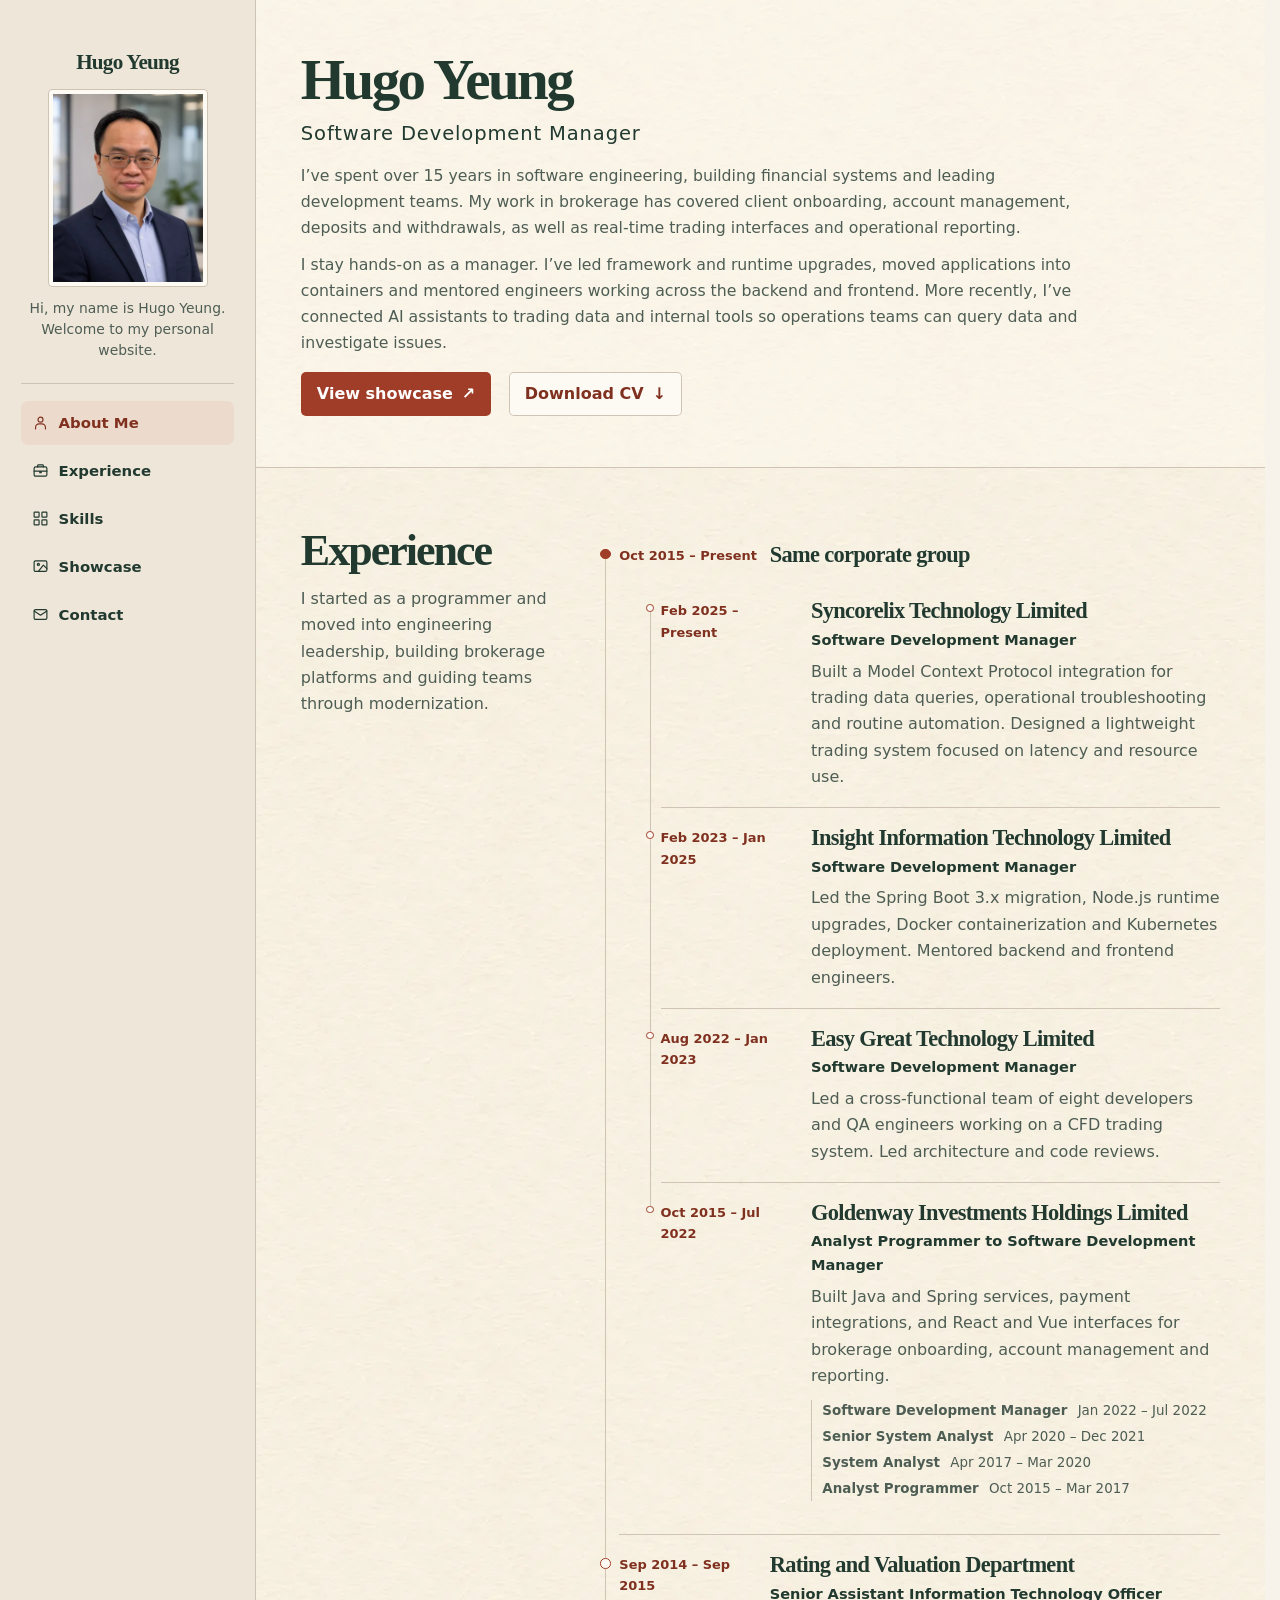
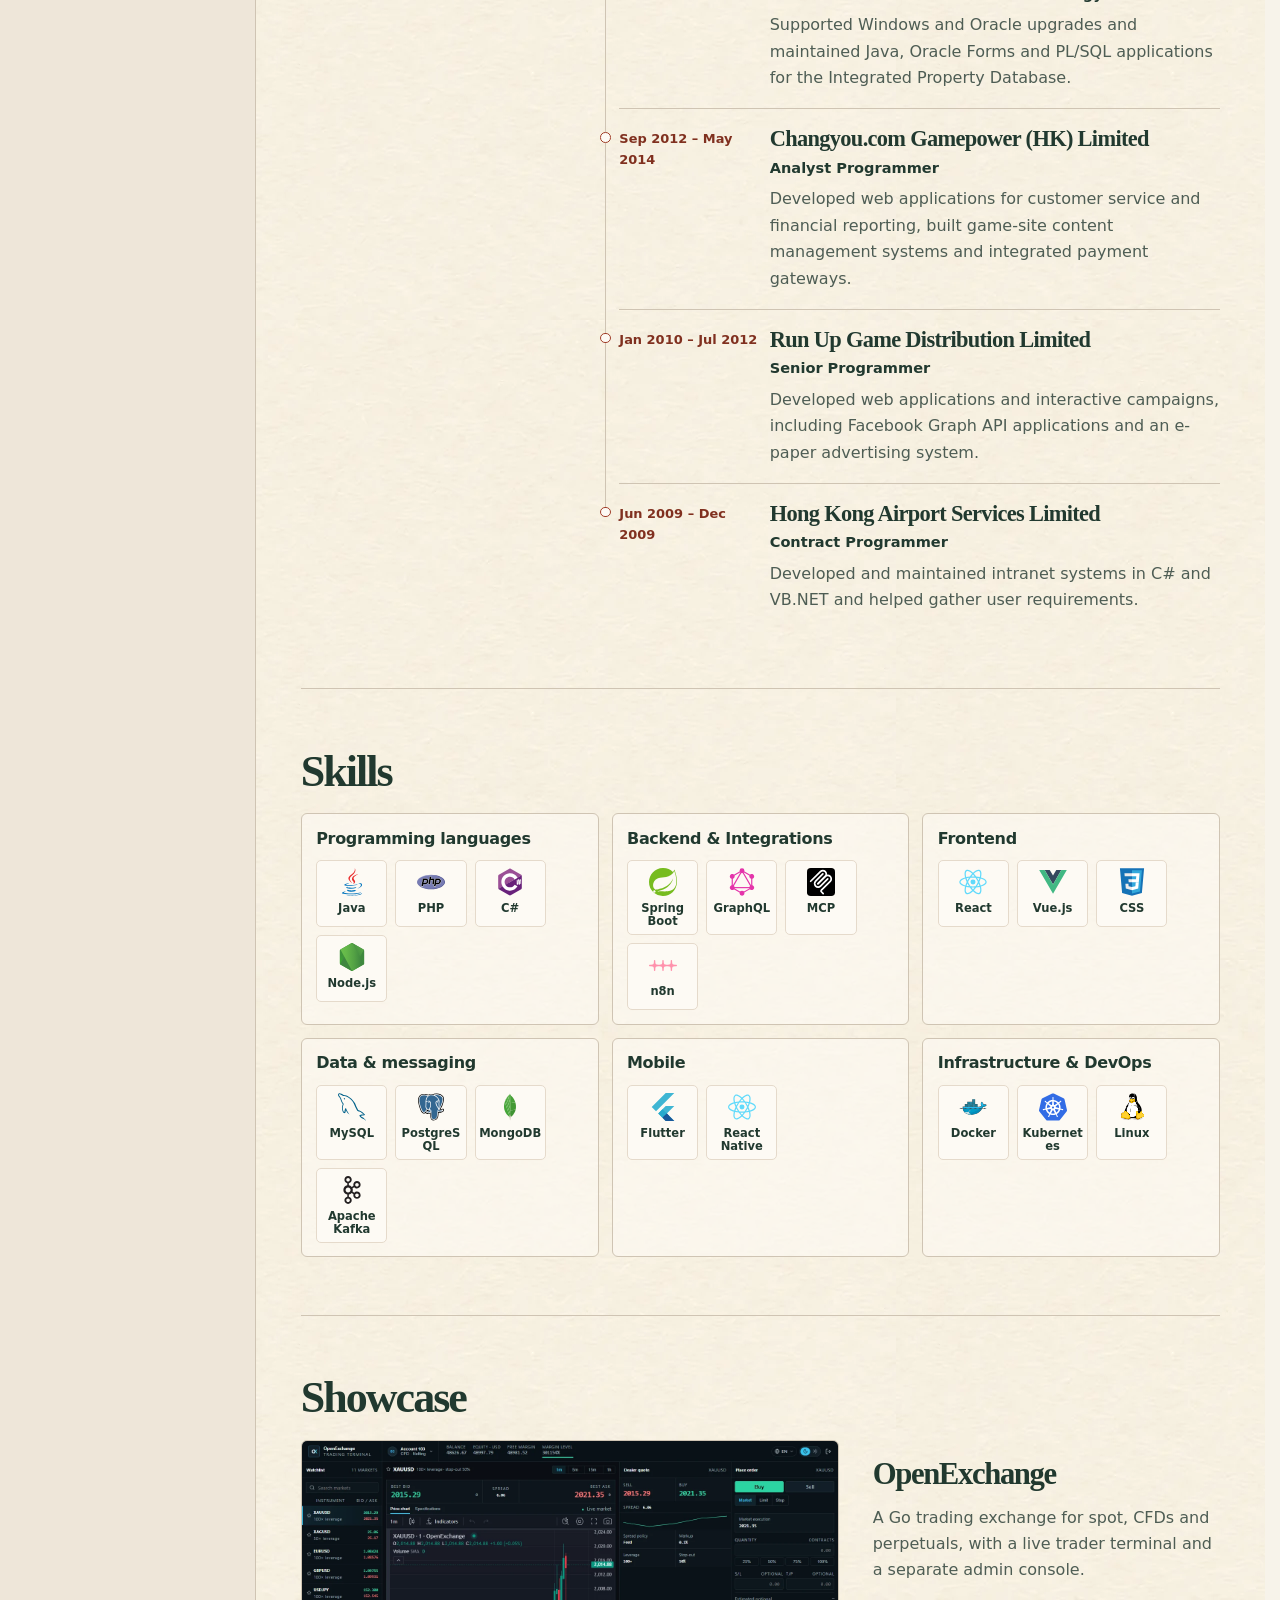
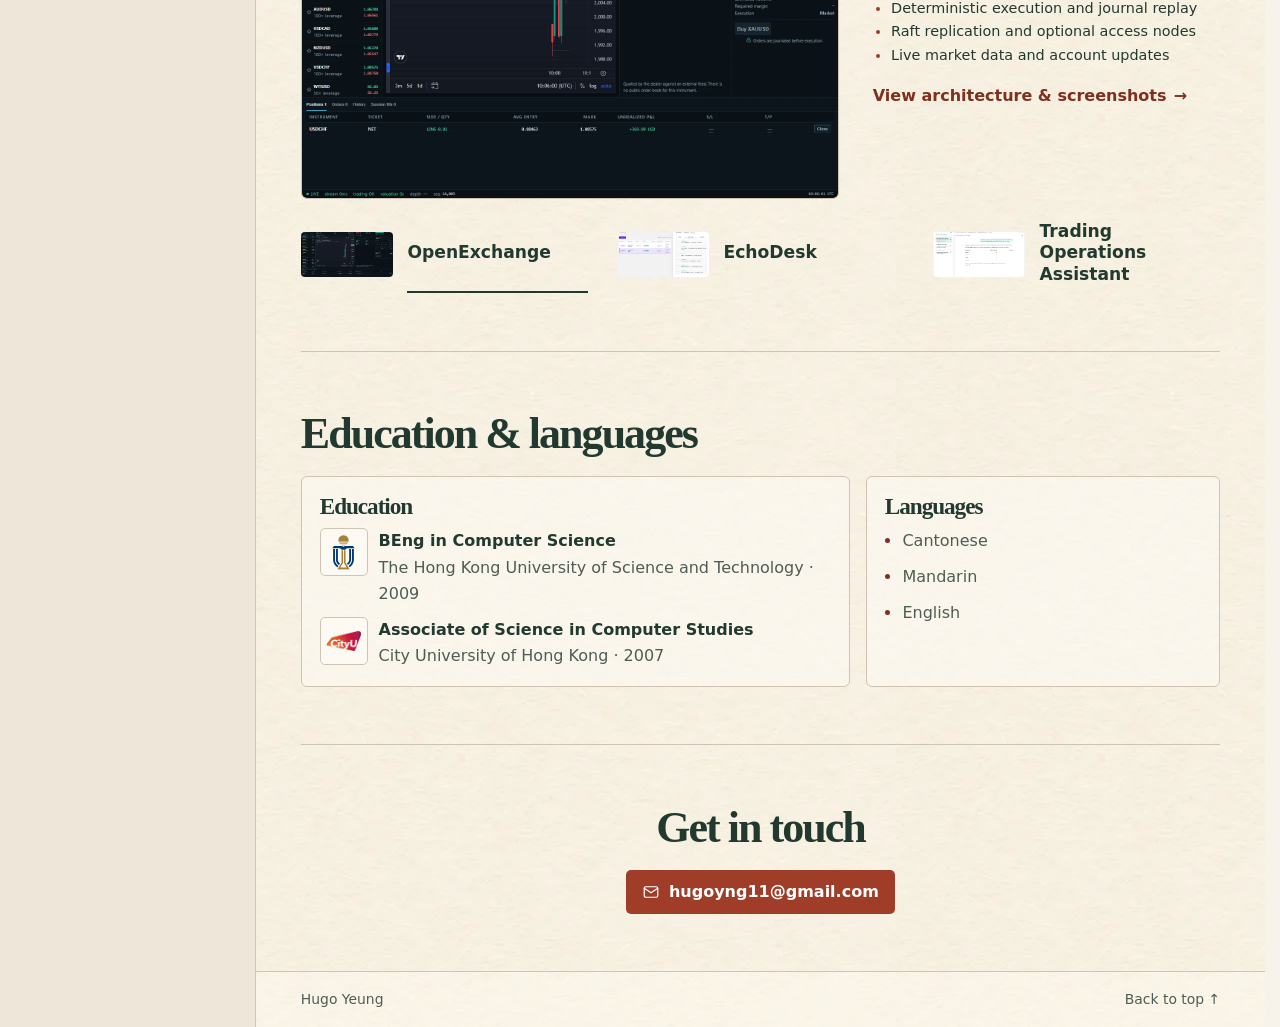
<file: index.html>
<!doctype html>
<html lang="en">
<head>
  <meta charset="utf-8">
  <meta name="viewport" content="width=device-width, initial-scale=1">
  <meta name="description" content="Hugo Yeung, software development manager in Hong Kong working across financial systems, platform modernization and AI-assisted operations.">
  <meta name="theme-color" content="#f7f3ea">
  <title>Hugo Yeung · Software Development Manager</title>
  <link rel="stylesheet" href="vendor/photoswipe/photoswipe.css">
  <link rel="stylesheet" href="styles.css">
  <script src="script.js" defer></script>
  <script src="vendor/photoswipe/photoswipe.umd.min.js" defer></script>
  <script src="lightbox.js" defer></script>
</head>
<body>
  <a class="skip-link" href="#main">Skip to content</a>
  <div class="site-layout">
    <header class="site-header">
      <div class="sidebar-inner">
        <a class="sidebar-identity" href="#about">
          <span>Hugo Yeung</span>
          <img class="portrait" src="images/portrait.webp" alt="" width="320" height="400" fetchpriority="high">
        </a>
        <p class="sidebar-welcome">Hi, my name is Hugo Yeung. Welcome to my personal website.</p>
        <nav class="site-nav" aria-label="Main navigation">
          <a href="#about" aria-current="location">
            <svg viewBox="0 0 24 24" aria-hidden="true" focusable="false"><circle cx="12" cy="8" r="3.5"/><path d="M5 21v-2a5 5 0 0 1 5-5h4a5 5 0 0 1 5 5v2"/></svg>
            About Me
          </a>
          <a href="#experience">
            <svg viewBox="0 0 24 24" aria-hidden="true" focusable="false"><rect x="3" y="7" width="18" height="13" rx="2"/><path d="M8 7V5a1 1 0 0 1 1-1h6a1 1 0 0 1 1 1v2M3 13h18m-10 0v2h2v-2"/></svg>
            Experience
          </a>
          <a href="#skills">
            <svg viewBox="0 0 24 24" aria-hidden="true" focusable="false"><rect x="3" y="3" width="7" height="7" rx="1"/><rect x="14" y="3" width="7" height="7" rx="1"/><rect x="3" y="14" width="7" height="7" rx="1"/><rect x="14" y="14" width="7" height="7" rx="1"/></svg>
            Skills
          </a>
          <a href="#showcase">
            <svg viewBox="0 0 24 24" aria-hidden="true" focusable="false"><rect x="3" y="4" width="18" height="15" rx="2"/><circle cx="9" cy="9" r="1.5"/><path d="m21 15-5-5-7 9"/></svg>
            Showcase
          </a>
          <a href="#contact">
            <svg viewBox="0 0 24 24" aria-hidden="true" focusable="false"><rect x="3" y="5" width="18" height="14" rx="2"/><path d="m3 7 9 6 9-6"/></svg>
            Contact
          </a>
        </nav>
      </div>
    </header>

    <div class="site-content">
      <main id="main" tabindex="-1">
        <section class="hero" id="about" aria-labelledby="hero-title">
          <div class="shell hero-inner">
            <h1 id="hero-title">Hugo Yeung</h1>
            <p class="role">Software Development Manager</p>
            <div class="hero-intro">
              <p>I’ve spent over 15 years in software engineering, building financial systems and leading development teams. My work in brokerage has covered client onboarding, account management, deposits and withdrawals, as well as real-time trading interfaces and operational reporting.</p>
              <p>I stay hands-on as a manager. I’ve led framework and runtime upgrades, moved applications into containers and mentored engineers working across the backend and frontend. More recently, I’ve connected AI assistants to trading data and internal tools so operations teams can query data and investigate issues.</p>
            </div>
            <div class="hero-actions">
              <a class="button" href="#showcase">View showcase <span aria-hidden="true">↗</span></a>
              <a class="button button-secondary" href="resume.pdf" download>Download CV <span aria-hidden="true">↓</span></a>
            </div>
          </div>
        </section>

        <section class="shell experience" id="experience" aria-labelledby="experience-title">
          <div class="section-layout">
            <div>
              <h2 id="experience-title">Experience</h2>
              <p class="section-intro">I started as a programmer and moved into engineering leadership, building brokerage platforms and guiding teams through modernization.</p>
            </div>
            <ol class="timeline">
              <li class="timeline-group">
                <p class="date">Oct 2015 – Present</p>
                <h3 id="corporate-group-title">Same corporate group</h3>
                <ol class="timeline timeline-children" aria-labelledby="corporate-group-title">
                  <li>
                    <p class="date">Feb 2025 – Present</p>
                    <div>
                      <h4>Syncorelix Technology Limited</h4>
                      <p class="timeline-role">Software Development Manager</p>
                      <p>Built a Model Context Protocol integration for trading data queries, operational troubleshooting and routine automation. Designed a lightweight trading system focused on latency and resource use.</p>
                    </div>
                  </li>
                  <li>
                    <p class="date">Feb 2023 – Jan 2025</p>
                    <div>
                      <h4>Insight Information Technology Limited</h4>
                      <p class="timeline-role">Software Development Manager</p>
                      <p>Led the Spring Boot 3.x migration, Node.js runtime upgrades, Docker containerization and Kubernetes deployment. Mentored backend and frontend engineers.</p>
                    </div>
                  </li>
                  <li>
                    <p class="date">Aug 2022 – Jan 2023</p>
                    <div>
                      <h4>Easy Great Technology Limited</h4>
                      <p class="timeline-role">Software Development Manager</p>
                      <p>Led a cross-functional team of eight developers and QA engineers working on a CFD trading system. Led architecture and code reviews.</p>
                    </div>
                  </li>
                  <li>
                    <p class="date">Oct 2015 – Jul 2022</p>
                    <div>
                      <h4>Goldenway Investments Holdings Limited</h4>
                      <p class="timeline-role">Analyst Programmer to Software Development Manager</p>
                      <p>Built Java and Spring services, payment integrations, and React and Vue interfaces for brokerage onboarding, account management and reporting.</p>
                      <dl class="role-history" aria-label="Roles at Goldenway">
                        <div><dt>Software Development Manager</dt><dd>Jan 2022 – Jul 2022</dd></div>
                        <div><dt>Senior System Analyst</dt><dd>Apr 2020 – Dec 2021</dd></div>
                        <div><dt>System Analyst</dt><dd>Apr 2017 – Mar 2020</dd></div>
                        <div><dt>Analyst Programmer</dt><dd>Oct 2015 – Mar 2017</dd></div>
                      </dl>
                    </div>
                  </li>
                </ol>
              </li>
              <li>
                <p class="date">Sep 2014 – Sep 2015</p>
                <div>
                  <h3>Rating and Valuation Department</h3>
                  <p class="timeline-role">Senior Assistant Information Technology Officer</p>
                  <p>Supported Windows and Oracle upgrades and maintained Java, Oracle Forms and PL/SQL applications for the Integrated Property Database.</p>
                </div>
              </li>
              <li>
                <p class="date">Sep 2012 – May 2014</p>
                <div>
                  <h3>Changyou.com Gamepower (HK) Limited</h3>
                  <p class="timeline-role">Analyst Programmer</p>
                  <p>Developed web applications for customer service and financial reporting, built game-site content management systems and integrated payment gateways.</p>
                </div>
              </li>
              <li>
                <p class="date">Jan 2010 – Jul 2012</p>
                <div>
                  <h3>Run Up Game Distribution Limited</h3>
                  <p class="timeline-role">Senior Programmer</p>
                  <p>Developed web applications and interactive campaigns, including Facebook Graph API applications and an e-paper advertising system.</p>
                </div>
              </li>
              <li>
                <p class="date">Jun 2009 – Dec 2009</p>
                <div>
                  <h3>Hong Kong Airport Services Limited</h3>
                  <p class="timeline-role">Contract Programmer</p>
                  <p>Developed and maintained intranet systems in C# and VB.NET and helped gather user requirements.</p>
                </div>
              </li>
            </ol>
          </div>
        </section>

        <section class="shell skills" id="skills" aria-labelledby="skills-title">
          <h2 class="section-heading" id="skills-title">Skills</h2>
          <div class="skills-grid">
            <section class="skill-group" aria-labelledby="skills-languages">
              <h3 id="skills-languages">Programming languages</h3>
              <ul class="skill-list">
                <li><img src="images/skills/java.svg" alt="" width="32" height="32">Java</li>
                <li><img src="images/skills/php.svg" alt="" width="32" height="32">PHP</li>
                <li><img src="images/skills/csharp.svg" alt="" width="32" height="32">C#</li>
                <li><img src="images/skills/nodejs.svg" alt="" width="32" height="32">Node.js</li>
              </ul>
            </section>
            <section class="skill-group" aria-labelledby="skills-backend">
              <h3 id="skills-backend">Backend &amp; Integrations</h3>
              <ul class="skill-list">
                <li><img src="images/skills/spring.svg" alt="" width="32" height="32">Spring Boot</li>
                <li><img src="images/skills/graphql.svg" alt="" width="32" height="32">GraphQL</li>
                <li title="Model Context Protocol"><img src="images/skills/mcp.svg" alt="" width="32" height="32">MCP</li>
                <li><img src="images/skills/n8n.svg" alt="" width="32" height="32">n8n</li>
              </ul>
            </section>
            <section class="skill-group" aria-labelledby="skills-frontend">
              <h3 id="skills-frontend">Frontend</h3>
              <ul class="skill-list">
                <li><img src="images/skills/react.svg" alt="" width="32" height="32">React</li>
                <li><img src="images/skills/vuejs.svg" alt="" width="32" height="32">Vue.js</li>
                <li><img src="images/skills/css3.svg" alt="" width="32" height="32">CSS</li>
              </ul>
            </section>
            <section class="skill-group" aria-labelledby="skills-data">
              <h3 id="skills-data">Data &amp; messaging</h3>
              <ul class="skill-list">
                <li><img src="images/skills/mysql.svg" alt="" width="32" height="32">MySQL</li>
                <li><img src="images/skills/postgresql.svg" alt="" width="32" height="32">PostgreSQL</li>
                <li><img src="images/skills/mongodb.svg" alt="" width="32" height="32">MongoDB</li>
                <li><img src="images/skills/apachekafka.svg" alt="" width="32" height="32">Apache Kafka</li>
              </ul>
            </section>
            <section class="skill-group" aria-labelledby="skills-mobile">
              <h3 id="skills-mobile">Mobile</h3>
              <ul class="skill-list">
                <li><img src="images/skills/flutter.svg" alt="" width="32" height="32">Flutter</li>
                <li><img src="images/skills/reactnative.svg" alt="" width="32" height="32">React Native</li>
              </ul>
            </section>
            <section class="skill-group" aria-labelledby="skills-infra">
              <h3 id="skills-infra">Infrastructure &amp; DevOps</h3>
              <ul class="skill-list">
                <li><img src="images/skills/docker.svg" alt="" width="32" height="32">Docker</li>
                <li><img src="images/skills/kubernetes.svg" alt="" width="32" height="32">Kubernetes</li>
                <li><img src="images/skills/linux.svg" alt="" width="32" height="32">Linux</li>
              </ul>
            </section>
          </div>
        </section>

        <section class="shell showcase" id="showcase" aria-labelledby="showcase-title">
          <h2 class="section-heading" id="showcase-title">Showcase</h2>
          <div class="gallery">
            <div class="project-tabs" role="tablist" aria-label="Showcase projects" hidden></div>
            <div class="project-panels">
              <article class="project" id="project-openexchange">
                <figure class="project-image">
                  <a class="image-zoom" href="images/openexchange/trader.webp" aria-label="Enlarge the OpenExchange screenshot">
                    <img src="images/openexchange/trader.webp" alt="OpenExchange Trader Terminal with a candlestick chart, market watchlist and order ticket." width="1440" height="960" loading="lazy">
                  </a>
                </figure>
                <template class="image-gallery-items">
                  <a href="images/openexchange/perpetuals.webp" data-width="1440" data-height="960">BTCUSDT perpetual market with an order book, recent executions and an order ticket.</a>
                  <a href="images/openexchange/admin.webp" data-width="1440" data-height="960">Admin Console overview with engine status and recent activity.</a>
                </template>
                <div class="project-copy">
                  <h3>OpenExchange</h3>
                  <p>A Go trading exchange for spot, CFDs and perpetuals, with a live trader terminal and a separate admin console.</p>
                  <ul class="project-highlights">
                    <li>Deterministic execution and journal replay</li>
                    <li>Raft replication and optional access nodes</li>
                    <li>Live market data and account updates</li>
                  </ul>
                  <a class="text-button" href="openexchange.html">View architecture &amp; screenshots <span aria-hidden="true">→</span></a>
                </div>
              </article>

              <article class="project" id="project-echodesk">
                <figure class="project-image">
                  <a class="image-zoom" href="images/echodesk/transcript.webp" aria-label="Enlarge the EchoDesk screenshot">
                    <img src="images/echodesk/transcript.webp" alt="EchoDesk showing a transcription job and timestamped Chinese dialogue with color-coded speakers." width="1440" height="960" loading="lazy">
                  </a>
                </figure>
                <template class="image-gallery-items">
                  <a href="images/echodesk/tasks.webp" data-width="1440" data-height="960">EchoDesk task submission form with audio upload and transcription options.</a>
                </template>
                <div class="project-copy">
                  <h3>EchoDesk</h3>
                  <p>A Chinese speech transcription service that identifies speaker turns and turns recordings into timestamped dialogue.</p>
                  <ul class="project-highlights">
                    <li>Local speech recognition and speaker diarization</li>
                    <li>Optional AI role labels and conversation summaries</li>
                    <li>Persistent task queue and webhook retries</li>
                  </ul>
                  <div class="project-links">
                    <a class="text-button" href="echodesk.html">View architecture &amp; screenshots <span aria-hidden="true">→</span></a>
                    <a class="text-button" href="https://github.com/hugoyng/echo-desk">GitHub <span aria-hidden="true">↗</span></a>
                  </div>
                </div>
              </article>

              <article class="project" id="project-gts2-mcp">
                <figure class="project-image">
                  <a class="image-zoom" href="images/gts2-mcp/query.webp" aria-label="Enlarge the Trading Operations Assistant screenshot">
                    <img src="images/gts2-mcp/query.webp" alt="Trading operations chat ranking instruments by open positions and showing the number of accounts per instrument." width="1440" height="960" loading="lazy">
                  </a>
                </figure>
                <template class="image-gallery-items">
                  <a href="images/gts2-mcp/approval.webp" data-width="1440" data-height="960">Ops Chat approval card for a proposed change to trading hours.</a>
                  <a href="images/gts2-mcp/audit.webp" data-width="1440" data-height="1389">Ops Chat session audit showing the conversation and a rejected write run.</a>
                </template>
                <div class="project-copy">
                  <h3>Trading Operations Assistant</h3>
                  <p>Ask plain-language questions about brokerage accounts, orders and positions. The assistant returns a table and explains what the numbers show.</p>
                  <ul class="project-highlights">
                    <li>Filter, group and rank trading records</li>
                    <li>Queries respect each manager’s access</li>
                    <li>Proposed changes need approval and leave an audit trail</li>
                  </ul>
                  <a class="text-button" href="gts2-mcp.html">View architecture &amp; screenshots <span aria-hidden="true">→</span></a>
                </div>
              </article>
            </div>
          </div>
        </section>

        <section class="shell background" id="background" aria-labelledby="background-title">
          <h2 id="background-title">Education &amp; languages</h2>
          <div class="background-grid">
            <div>
              <h3>Education</h3>
              <ul class="education-list">
                <li>
                  <img class="education-icon" src="images/education/hkust.svg" alt="" width="48" height="48" loading="lazy">
                  <div><strong>BEng in Computer Science</strong><br>The Hong Kong University of Science and Technology · 2009</div>
                </li>
                <li>
                  <img class="education-icon" src="images/education/cityu.webp" alt="" width="48" height="48" loading="lazy">
                  <div><strong>Associate of Science in Computer Studies</strong><br>City University of Hong Kong · 2007</div>
                </li>
              </ul>
            </div>
            <div>
              <h3>Languages</h3>
              <ul class="language-list">
                <li>Cantonese</li>
                <li>Mandarin</li>
                <li>English</li>
              </ul>
            </div>
          </div>
        </section>

        <section class="shell contact" id="contact" aria-labelledby="contact-title">
          <h2 id="contact-title">Get in touch</h2>
          <a class="button" href="mailto:hugoyng11@gmail.com">
            <svg width="18" height="18" viewBox="0 0 24 24" fill="none" stroke="currentColor" stroke-width="1.65" stroke-linecap="round" stroke-linejoin="round" aria-hidden="true" focusable="false"><rect x="3" y="5" width="18" height="14" rx="2"/><path d="m3 7 9 6 9-6"/></svg>
            hugoyng11@gmail.com
          </a>
        </section>
      </main>

      <footer class="site-footer">
        <div class="shell footer-inner">
          <span>Hugo Yeung</span>
          <a href="#about">Back to top <span aria-hidden="true">↑</span></a>
        </div>
      </footer>
    </div>
  </div>
</body>
</html>
</file>
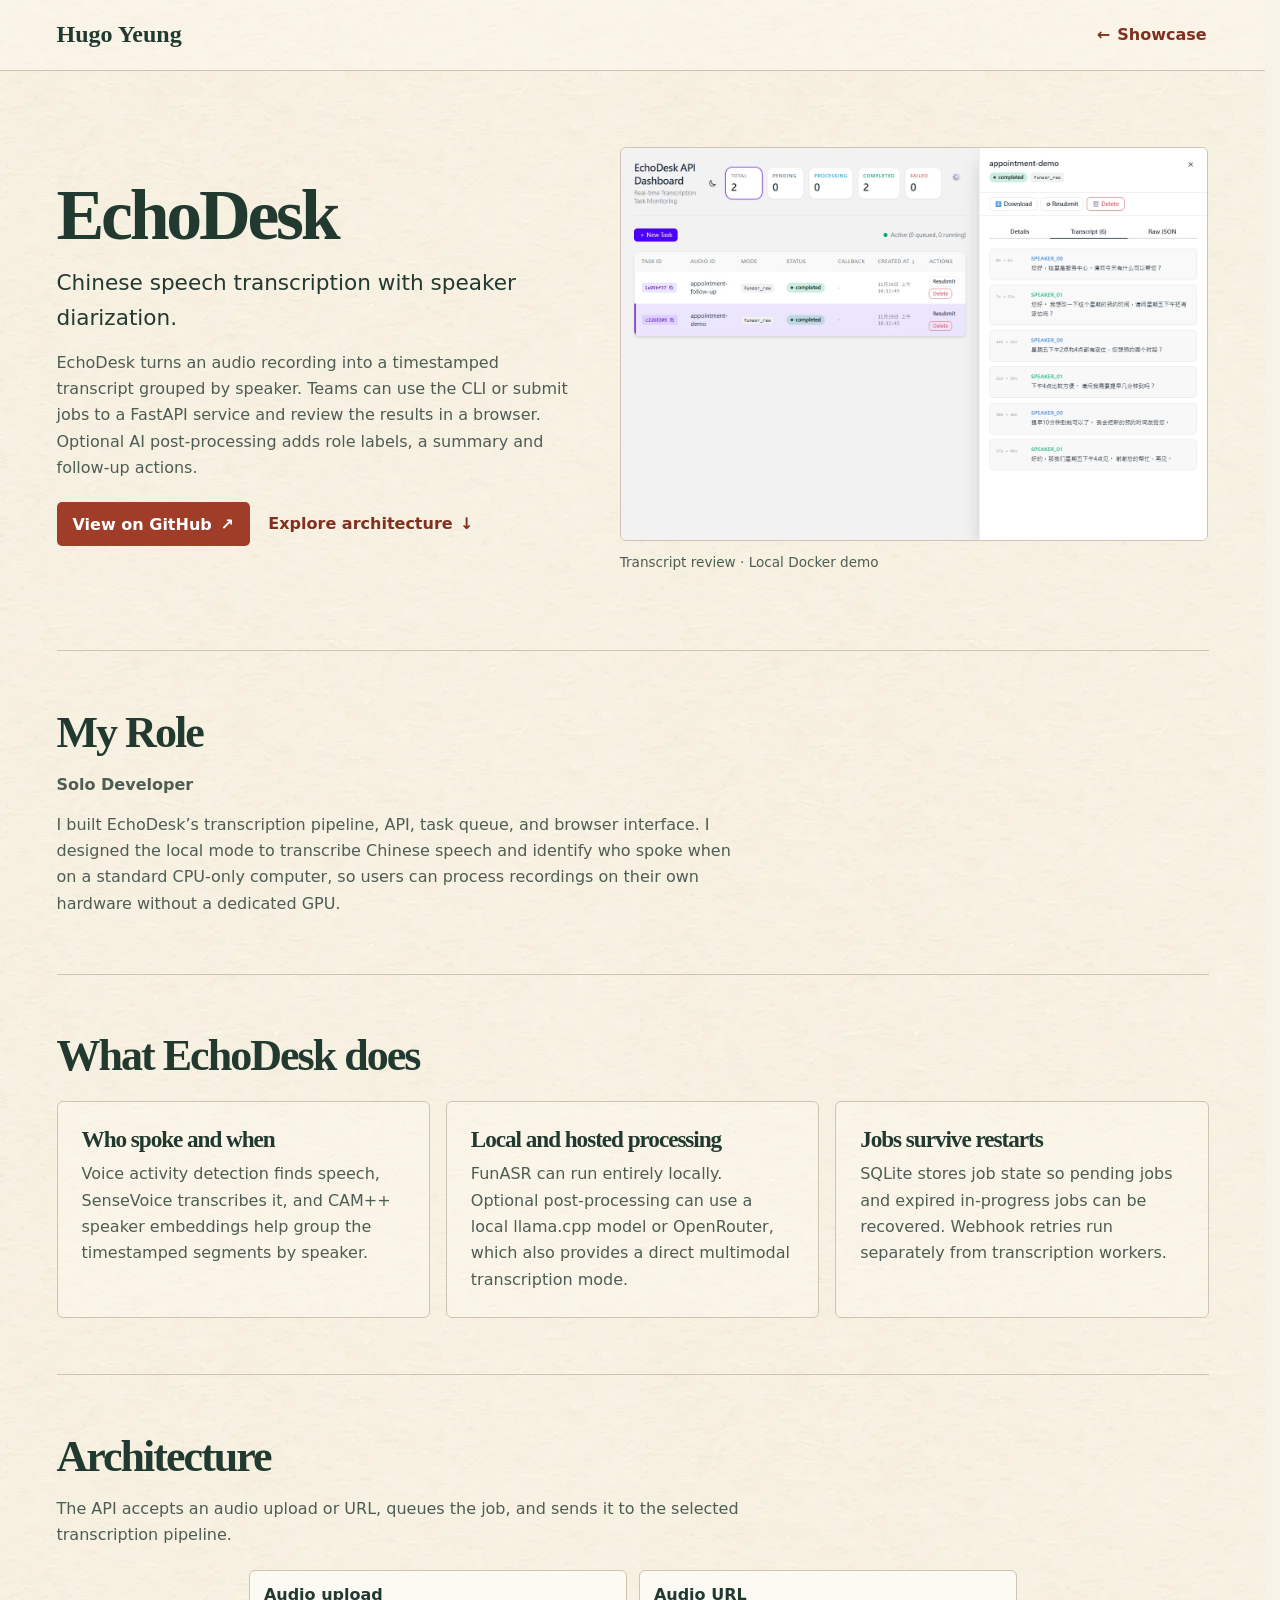
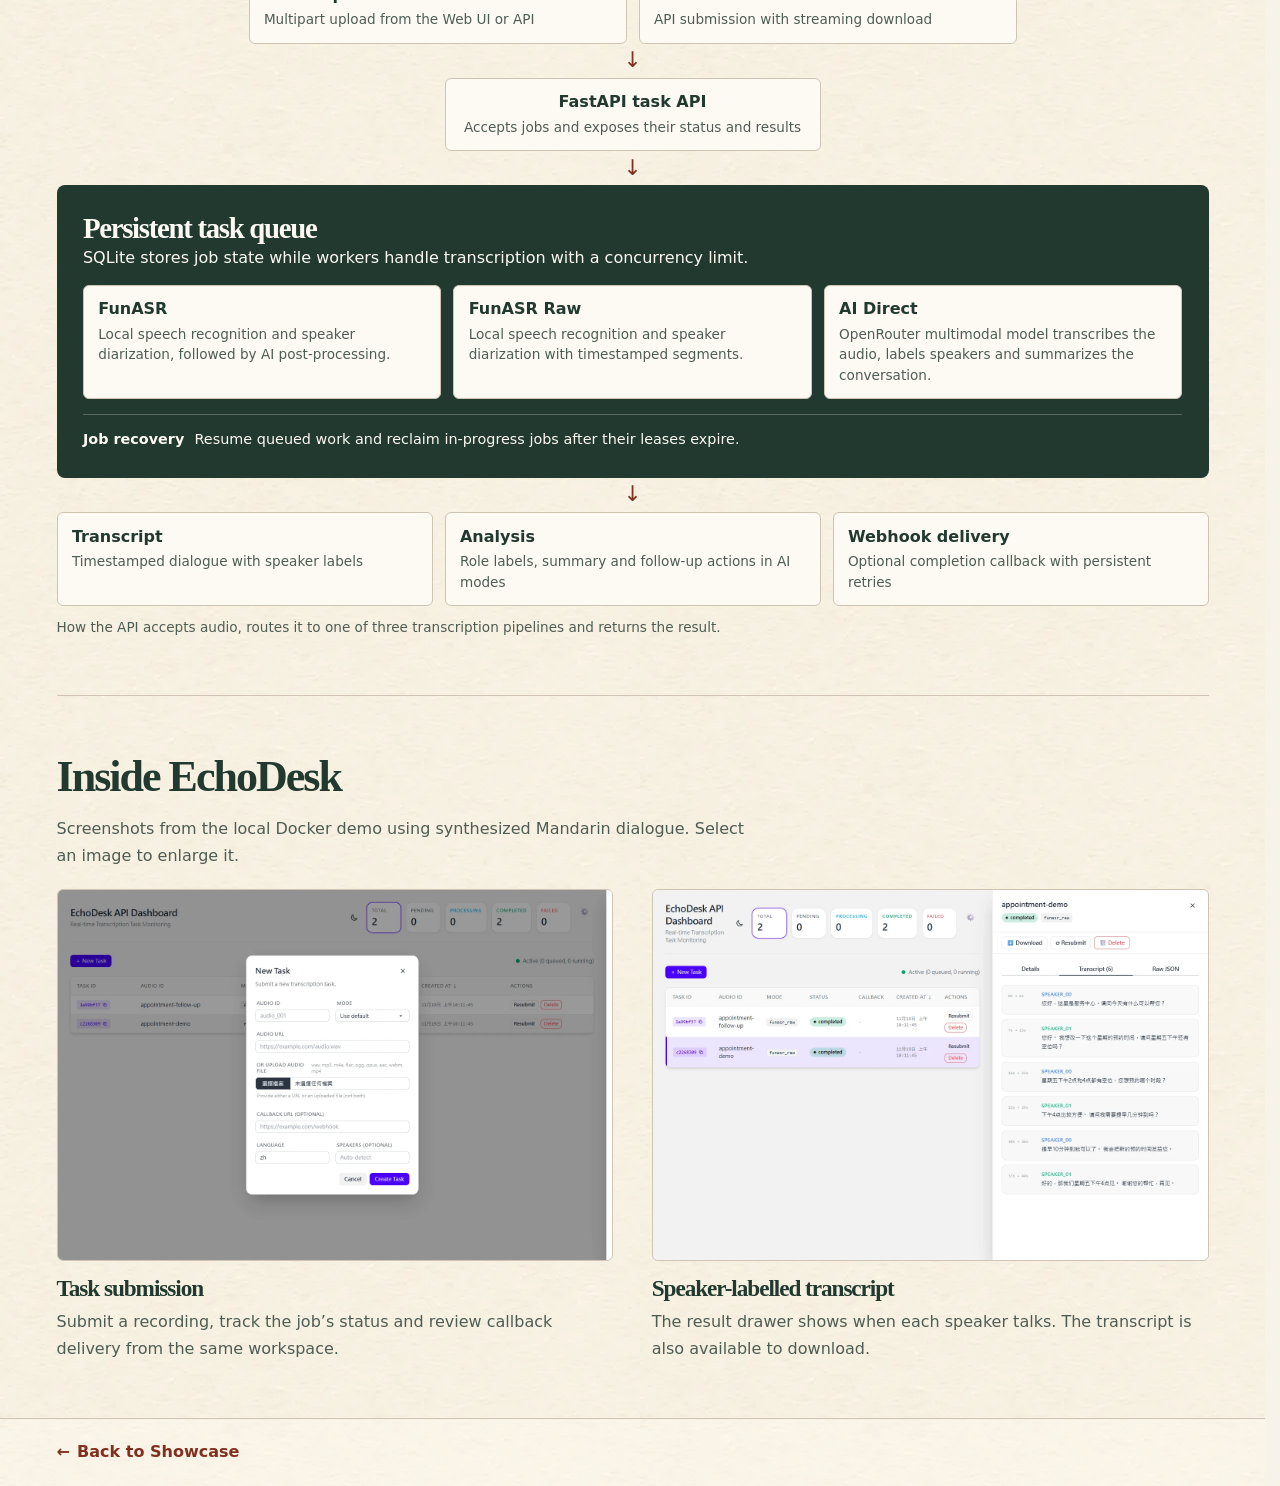
<file: echodesk.html>
<!doctype html>
<html lang="en">
<head>
  <meta charset="utf-8">
  <meta name="viewport" content="width=device-width, initial-scale=1">
  <meta name="description" content="EchoDesk case study by Hugo Yeung, with the architecture and web interface of a Chinese speech transcription service.">
  <meta name="theme-color" content="#f7f3ea">
  <title>EchoDesk · Hugo Yeung</title>
  <link rel="stylesheet" href="vendor/photoswipe/photoswipe.css">
  <link rel="stylesheet" href="styles.css">
  <link rel="stylesheet" href="case-study.css">
  <script src="vendor/photoswipe/photoswipe.umd.min.js" defer></script>
  <script src="lightbox.js" defer></script>
</head>
<body class="case-page">
  <a class="skip-link" href="#main">Skip to content</a>
  <div class="site-content">
    <header class="case-masthead">
      <div class="shell">
        <a class="case-brand" href="index.html">Hugo Yeung</a>
        <a class="text-button case-back" href="index.html#project-echodesk"><span aria-hidden="true">←</span> Showcase</a>
      </div>
    </header>

    <main class="shell" id="main">
      <header class="case-hero">
        <div>
          <h1>EchoDesk</h1>
          <p class="case-deck">Chinese speech transcription with speaker diarization.</p>
          <p class="case-intro">EchoDesk turns an audio recording into a timestamped transcript grouped by speaker. Teams can use the CLI or submit jobs to a FastAPI service and review the results in a browser. Optional AI post-processing adds role labels, a summary and follow-up actions.</p>
          <div class="case-actions">
            <a class="button" href="https://github.com/hugoyng/echo-desk">View on GitHub <span aria-hidden="true">↗</span></a>
            <a class="text-button" href="#architecture">Explore architecture <span aria-hidden="true">↓</span></a>
          </div>
        </div>
        <figure class="case-hero-image">
          <a class="image-zoom" href="images/echodesk/transcript.webp" aria-label="Enlarge the EchoDesk transcript cover screenshot">
            <img src="images/echodesk/transcript.webp" width="1440" height="960" alt="EchoDesk task dashboard and transcript drawer showing timestamped dialogue with speaker labels." fetchpriority="high">
          </a>
          <figcaption>Transcript review · Local Docker demo</figcaption>
        </figure>
      </header>

      <section class="case-section" aria-labelledby="role-title">
        <h2 id="role-title">My Role</h2>
        <p class="case-intro"><strong>Solo Developer</strong></p>
        <p class="case-intro">I built EchoDesk’s transcription pipeline, API, task queue, and browser interface. I designed the local mode to transcribe Chinese speech and identify who spoke when on a standard CPU-only computer, so users can process recordings on their own hardware without a dedicated GPU.</p>
      </section>

      <section class="case-section" aria-labelledby="highlights-title">
        <h2 id="highlights-title">What EchoDesk does</h2>
        <div class="case-features">
          <article>
            <h3>Who spoke and when</h3>
            <p>Voice activity detection finds speech, SenseVoice transcribes it, and CAM++ speaker embeddings help group the timestamped segments by speaker.</p>
          </article>
          <article>
            <h3>Local and hosted processing</h3>
            <p>FunASR can run entirely locally. Optional post-processing can use a local llama.cpp model or OpenRouter, which also provides a direct multimodal transcription mode.</p>
          </article>
          <article>
            <h3>Jobs survive restarts</h3>
            <p>SQLite stores job state so pending jobs and expired in-progress jobs can be recovered. Webhook retries run separately from transcription workers.</p>
          </article>
        </div>
      </section>

      <section class="case-section" id="architecture" aria-labelledby="architecture-title">
        <h2 id="architecture-title">Architecture</h2>
        <p class="case-intro">The API accepts an audio upload or URL, queues the job, and sends it to the selected transcription pipeline.</p>
        <figure class="case-system" aria-labelledby="architecture-caption">
          <div class="system-inputs system-sources">
            <div><strong>Audio upload</strong><small>Multipart upload from the Web UI or API</small></div>
            <div><strong>Audio URL</strong><small>API submission with streaming download</small></div>
          </div>
          <div class="system-arrow" aria-hidden="true">↓</div>
          <div class="system-inputs system-api">
            <div><strong>FastAPI task API</strong><small>Accepts jobs and exposes their status and results</small></div>
          </div>
          <div class="system-arrow" aria-hidden="true">↓</div>
          <div class="system-server">
            <h3>Persistent task queue</h3>
            <p>SQLite stores job state while workers handle transcription with a concurrency limit.</p>
            <div class="system-inputs system-branches">
              <div><strong>FunASR</strong><small>Local speech recognition and speaker diarization, followed by AI post-processing.</small></div>
              <div><strong>FunASR Raw</strong><small>Local speech recognition and speaker diarization with timestamped segments.</small></div>
              <div><strong>AI Direct</strong><small>OpenRouter multimodal model transcribes the audio, labels speakers and summarizes the conversation.</small></div>
            </div>
            <p class="system-recovery"><strong>Job recovery</strong> Resume queued work and reclaim in-progress jobs after their leases expire.</p>
          </div>
          <div class="system-arrow" aria-hidden="true">↓</div>
          <div class="system-outputs">
            <div><strong>Transcript</strong><small>Timestamped dialogue with speaker labels</small></div>
            <div><strong>Analysis</strong><small>Role labels, summary and follow-up actions in AI modes</small></div>
            <div><strong>Webhook delivery</strong><small>Optional completion callback with persistent retries</small></div>
          </div>
          <figcaption id="architecture-caption">How the API accepts audio, routes it to one of three transcription pipelines and returns the result.</figcaption>
        </figure>
      </section>

      <section class="case-section" id="screenshots" aria-labelledby="screenshots-title">
        <h2 id="screenshots-title">Inside EchoDesk</h2>
        <p class="case-intro">Screenshots from the local Docker demo using synthesized Mandarin dialogue. Select an image to enlarge it.</p>
        <div class="case-screens">
          <figure>
            <a class="image-zoom" href="images/echodesk/tasks.webp" aria-label="Enlarge the EchoDesk task submission screenshot">
              <img src="images/echodesk/tasks.webp" width="1440" height="960" loading="lazy" alt="EchoDesk dashboard with the New Task form for audio uploads, URLs, transcription mode and callbacks.">
            </a>
            <figcaption>
              <h3>Task submission</h3>
              <p>Submit a recording, track the job’s status and review callback delivery from the same workspace.</p>
            </figcaption>
          </figure>
          <figure>
            <a class="image-zoom" href="images/echodesk/transcript.webp" aria-label="Enlarge the EchoDesk transcript screenshot">
              <img src="images/echodesk/transcript.webp" width="1440" height="960" loading="lazy" alt="EchoDesk transcript drawer with color-coded speaker labels and timestamped Mandarin dialogue.">
            </a>
            <figcaption>
              <h3>Speaker-labelled transcript</h3>
              <p>The result drawer shows when each speaker talks. The transcript is also available to download.</p>
            </figcaption>
          </figure>
        </div>
      </section>
    </main>

    <footer class="case-footer">
      <div class="shell">
        <a class="text-button case-back" href="index.html#project-echodesk"><span aria-hidden="true">←</span> Back to Showcase</a>
      </div>
    </footer>
  </div>
</body>
</html>
</file>
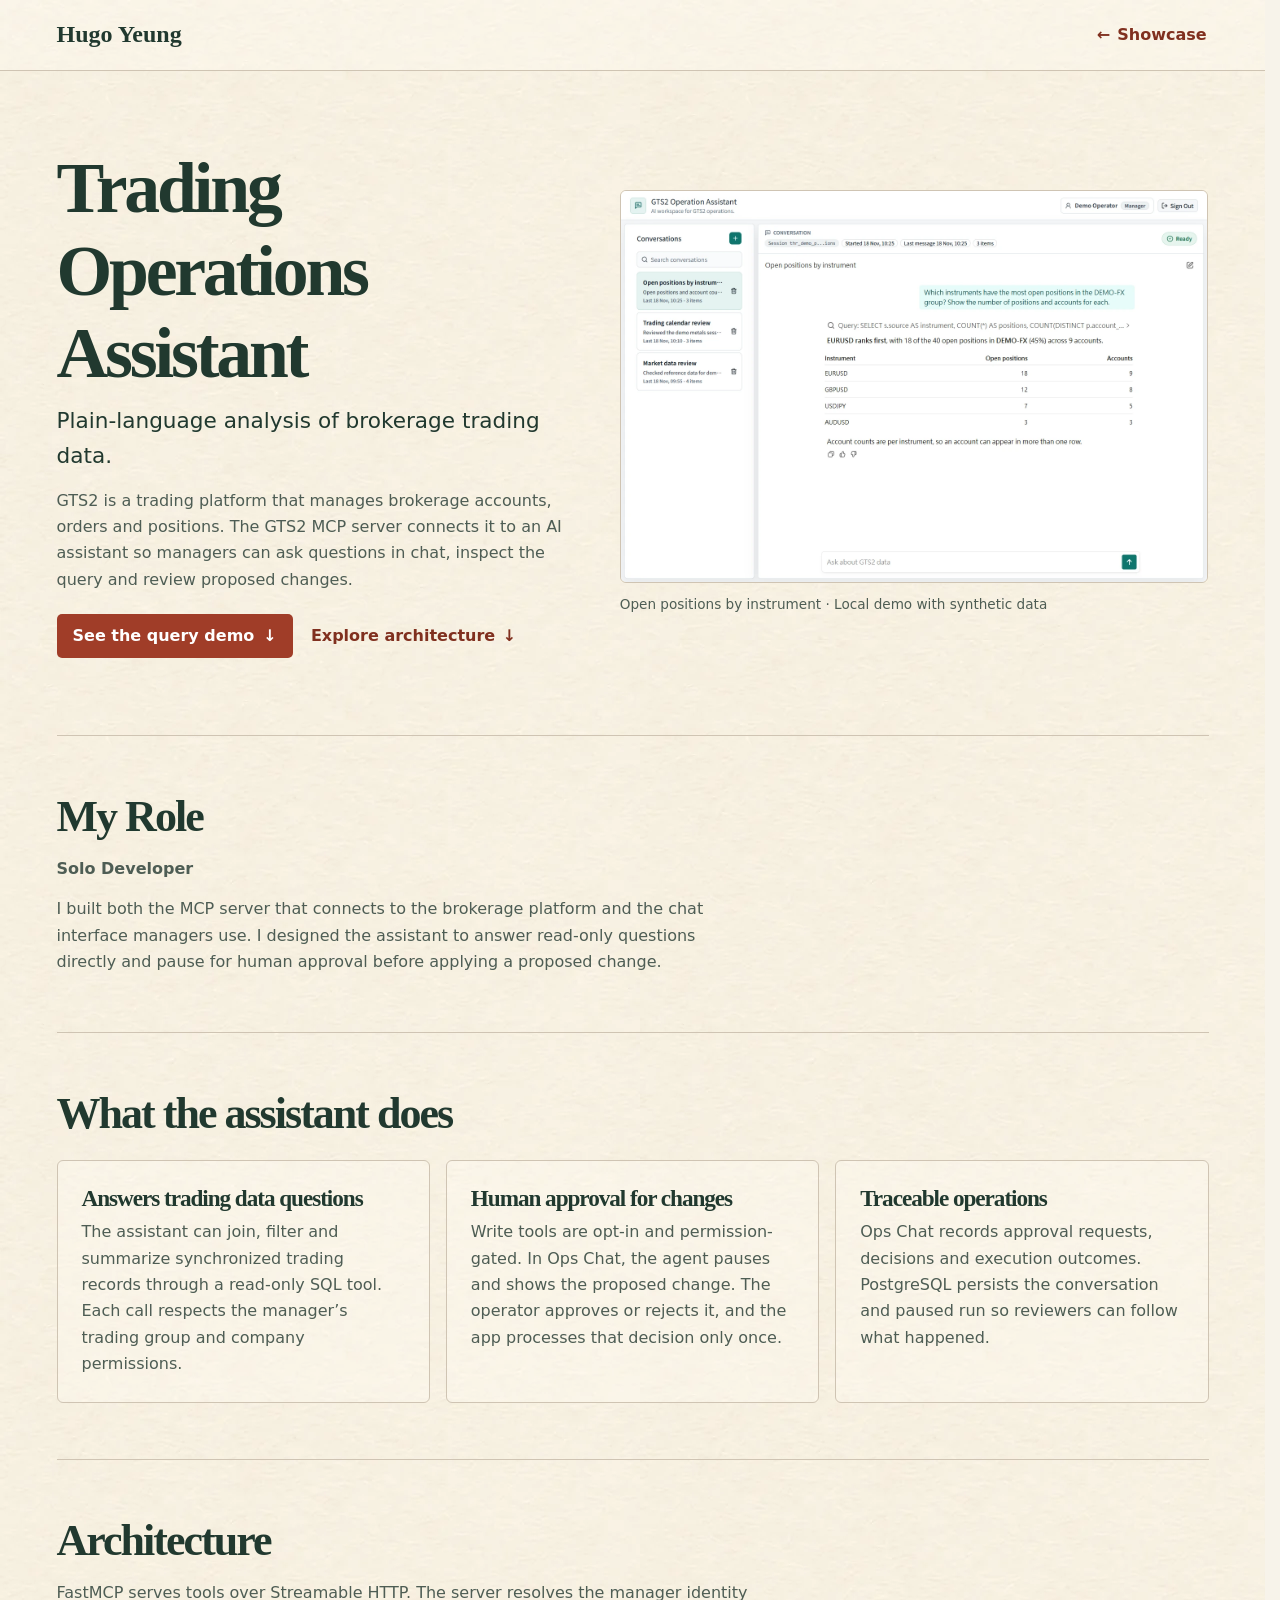
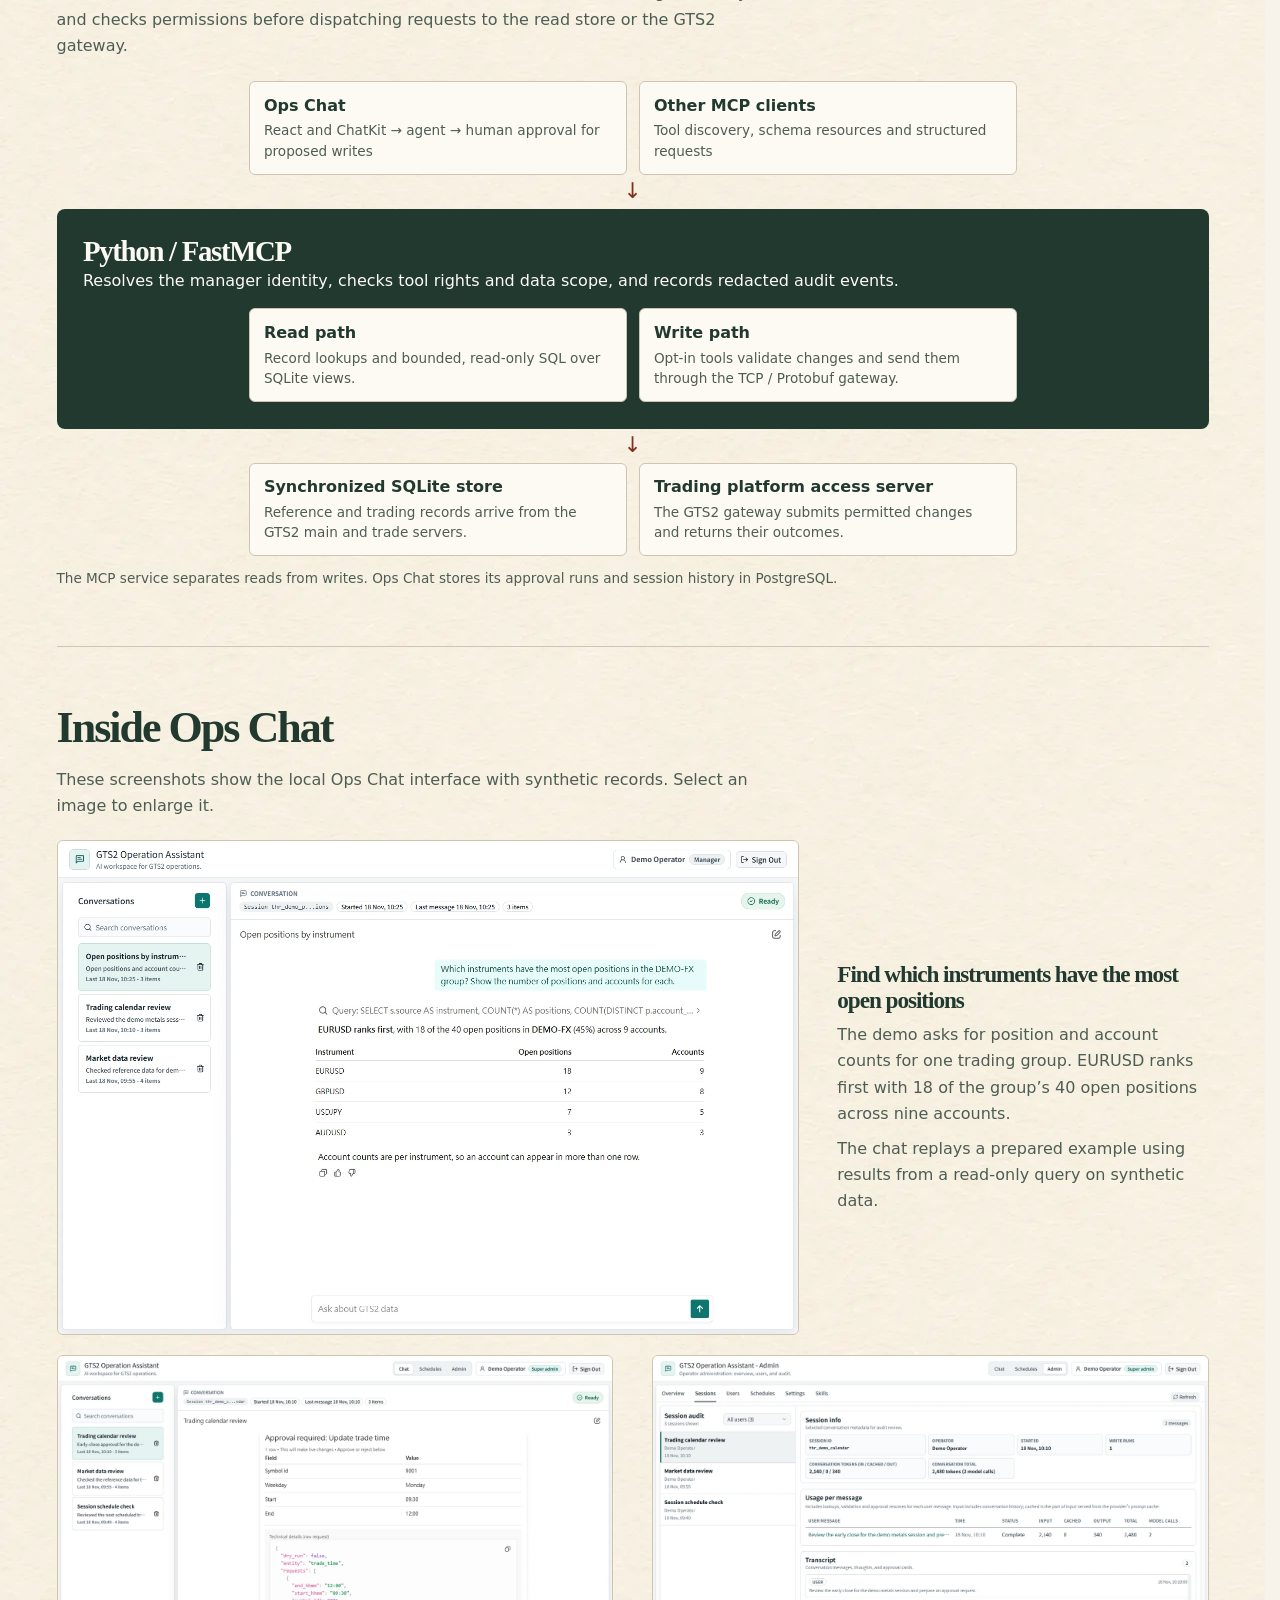
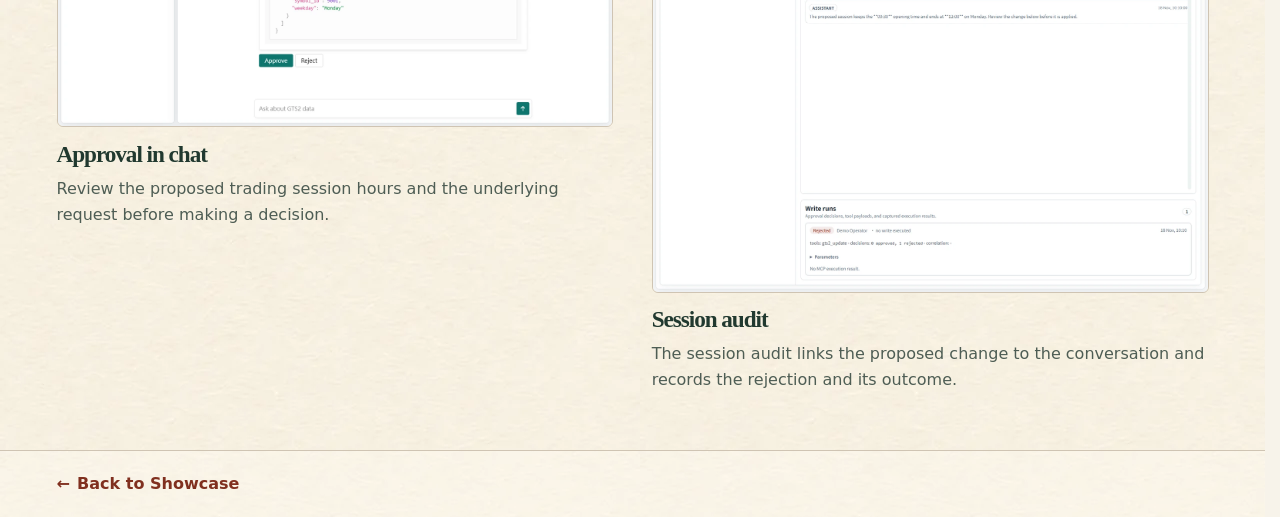
<file: gts2-mcp.html>
<!doctype html>
<html lang="en">
<head>
  <meta charset="utf-8">
  <meta name="viewport" content="width=device-width, initial-scale=1">
  <meta name="description" content="Hugo Yeung’s Trading Operations Assistant case study, featuring plain-language data queries, manager approvals and session audit.">
  <meta name="theme-color" content="#f7f3ea">
  <title>Trading Operations Assistant · Hugo Yeung</title>
  <link rel="stylesheet" href="vendor/photoswipe/photoswipe.css">
  <link rel="stylesheet" href="styles.css">
  <link rel="stylesheet" href="case-study.css">
  <script src="vendor/photoswipe/photoswipe.umd.min.js" defer></script>
  <script src="lightbox.js" defer></script>
</head>
<body class="case-page">
  <a class="skip-link" href="#main">Skip to content</a>
  <div class="site-content">
    <header class="case-masthead">
      <div class="shell">
        <a class="case-brand" href="index.html">Hugo Yeung</a>
        <a class="text-button case-back" href="index.html#project-gts2-mcp"><span aria-hidden="true">←</span> Showcase</a>
      </div>
    </header>

    <main class="shell" id="main">
      <header class="case-hero">
        <div>
          <h1>Trading Operations Assistant</h1>
          <p class="case-deck">Plain-language analysis of brokerage trading data.</p>
          <p class="case-intro">GTS2 is a trading platform that manages brokerage accounts, orders and positions. The GTS2 MCP server connects it to an AI assistant so managers can ask questions in chat, inspect the query and review proposed changes.</p>
          <div class="case-actions">
            <a class="button" href="#screenshots">See the query demo <span aria-hidden="true">↓</span></a>
            <a class="text-button" href="#architecture">Explore architecture <span aria-hidden="true">↓</span></a>
          </div>
        </div>
        <figure class="case-hero-image">
          <a class="image-zoom" href="images/gts2-mcp/query.webp" aria-label="Enlarge the trading data query screenshot">
            <img src="images/gts2-mcp/query.webp" width="1440" height="960" alt="Ops Chat shows a question about open positions, the visible SQL query step, a ranked table and a summary." fetchpriority="high">
          </a>
          <figcaption>Open positions by instrument · Local demo with synthetic data</figcaption>
        </figure>
      </header>

      <section class="case-section" aria-labelledby="role-title">
        <h2 id="role-title">My Role</h2>
        <p class="case-intro"><strong>Solo Developer</strong></p>
        <p class="case-intro">I built both the MCP server that connects to the brokerage platform and the chat interface managers use. I designed the assistant to answer read-only questions directly and pause for human approval before applying a proposed change.</p>
      </section>

      <section class="case-section" aria-labelledby="highlights-title">
        <h2 id="highlights-title">What the assistant does</h2>
        <div class="case-features">
          <article>
            <h3>Answers trading data questions</h3>
            <p>The assistant can join, filter and summarize synchronized trading records through a read-only SQL tool. Each call respects the manager’s trading group and company permissions.</p>
          </article>
          <article>
            <h3>Human approval for changes</h3>
            <p>Write tools are opt-in and permission-gated. In Ops Chat, the agent pauses and shows the proposed change. The operator approves or rejects it, and the app processes that decision only once.</p>
          </article>
          <article>
            <h3>Traceable operations</h3>
            <p>Ops Chat records approval requests, decisions and execution outcomes. PostgreSQL persists the conversation and paused run so reviewers can follow what happened.</p>
          </article>
        </div>
      </section>

      <section class="case-section" id="architecture" aria-labelledby="architecture-title">
        <h2 id="architecture-title">Architecture</h2>
        <p class="case-intro">FastMCP serves tools over Streamable HTTP. The server resolves the manager identity and checks permissions before dispatching requests to the read store or the GTS2 gateway.</p>
        <figure class="case-system" aria-labelledby="architecture-caption">
          <div class="system-inputs system-sources">
            <div><strong>Ops Chat</strong><small>React and ChatKit → agent → human approval for proposed writes</small></div>
            <div><strong>Other MCP clients</strong><small>Tool discovery, schema resources and structured requests</small></div>
          </div>
          <div class="system-arrow" aria-hidden="true">↓</div>
          <div class="system-server">
            <h3>Python / FastMCP</h3>
            <p>Resolves the manager identity, checks tool rights and data scope, and records redacted audit events.</p>
            <div class="system-inputs system-sources system-branches">
              <div><strong>Read path</strong><small>Record lookups and bounded, read-only SQL over SQLite views.</small></div>
              <div><strong>Write path</strong><small>Opt-in tools validate changes and send them through the TCP / Protobuf gateway.</small></div>
            </div>
          </div>
          <div class="system-arrow" aria-hidden="true">↓</div>
          <div class="system-outputs system-sources">
            <div><strong>Synchronized SQLite store</strong><small>Reference and trading records arrive from the GTS2 main and trade servers.</small></div>
            <div><strong>Trading platform access server</strong><small>The GTS2 gateway submits permitted changes and returns their outcomes.</small></div>
          </div>
          <figcaption id="architecture-caption">The MCP service separates reads from writes. Ops Chat stores its approval runs and session history in PostgreSQL.</figcaption>
        </figure>
      </section>

      <section class="case-section" id="screenshots" aria-labelledby="screenshots-title">
        <h2 id="screenshots-title">Inside Ops Chat</h2>
        <p class="case-intro">These screenshots show the local Ops Chat interface with synthetic records. Select an image to enlarge it.</p>
        <figure class="case-query-demo">
          <a class="image-zoom" href="images/gts2-mcp/query.webp" aria-label="Enlarge the position analysis screenshot">
            <img src="images/gts2-mcp/query.webp" width="1440" height="960" loading="lazy" alt="Plain-language question and read-only query step, followed by a table of four instruments ranked by open positions and a short analysis.">
          </a>
          <figcaption>
            <h3>Find which instruments have the most open positions</h3>
            <p>The demo asks for position and account counts for one trading group. EURUSD ranks first with 18 of the group’s 40 open positions across nine accounts.</p>
            <p>The chat replays a prepared example using results from a read-only query on synthetic data.</p>
          </figcaption>
        </figure>
        <div class="case-screens">
          <figure>
            <a class="image-zoom" href="images/gts2-mcp/approval.webp" aria-label="Enlarge the Ops Chat approval screenshot">
              <img src="images/gts2-mcp/approval.webp" width="1440" height="960" loading="lazy" alt="Ops Chat approval card for a proposed early close, with a readable change summary and decision buttons.">
            </a>
            <figcaption>
              <h3>Approval in chat</h3>
              <p>Review the proposed trading session hours and the underlying request before making a decision.</p>
            </figcaption>
          </figure>
          <figure>
            <a class="image-zoom" href="images/gts2-mcp/audit.webp" aria-label="Enlarge the Ops Chat session audit screenshot">
              <img src="images/gts2-mcp/audit.webp" width="1440" height="1389" loading="lazy" alt="Ops Chat Admin session audit showing the conversation and a rejected write run.">
            </a>
            <figcaption>
              <h3>Session audit</h3>
              <p>The session audit links the proposed change to the conversation and records the rejection and its outcome.</p>
            </figcaption>
          </figure>
        </div>
      </section>
    </main>

    <footer class="case-footer">
      <div class="shell">
        <a class="text-button case-back" href="index.html#project-gts2-mcp"><span aria-hidden="true">←</span> Back to Showcase</a>
      </div>
    </footer>
  </div>
</body>
</html>
</file>
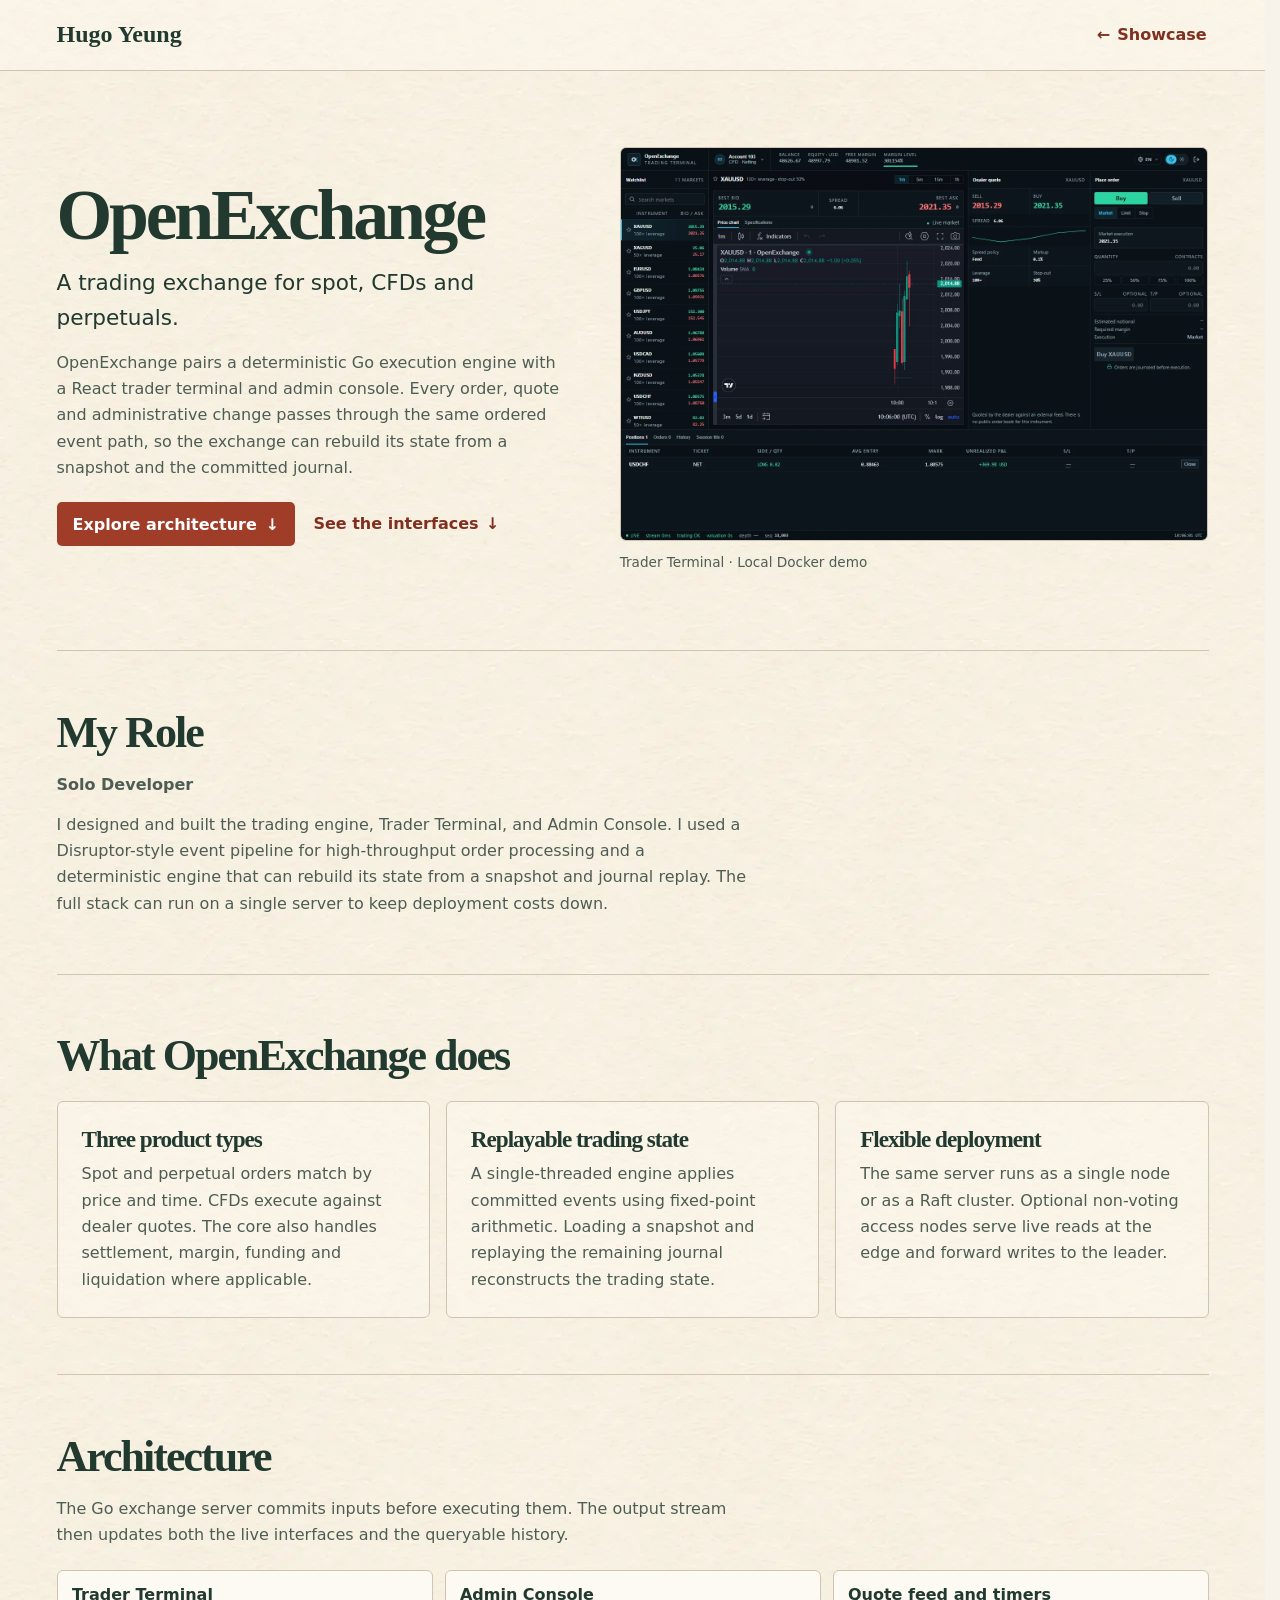
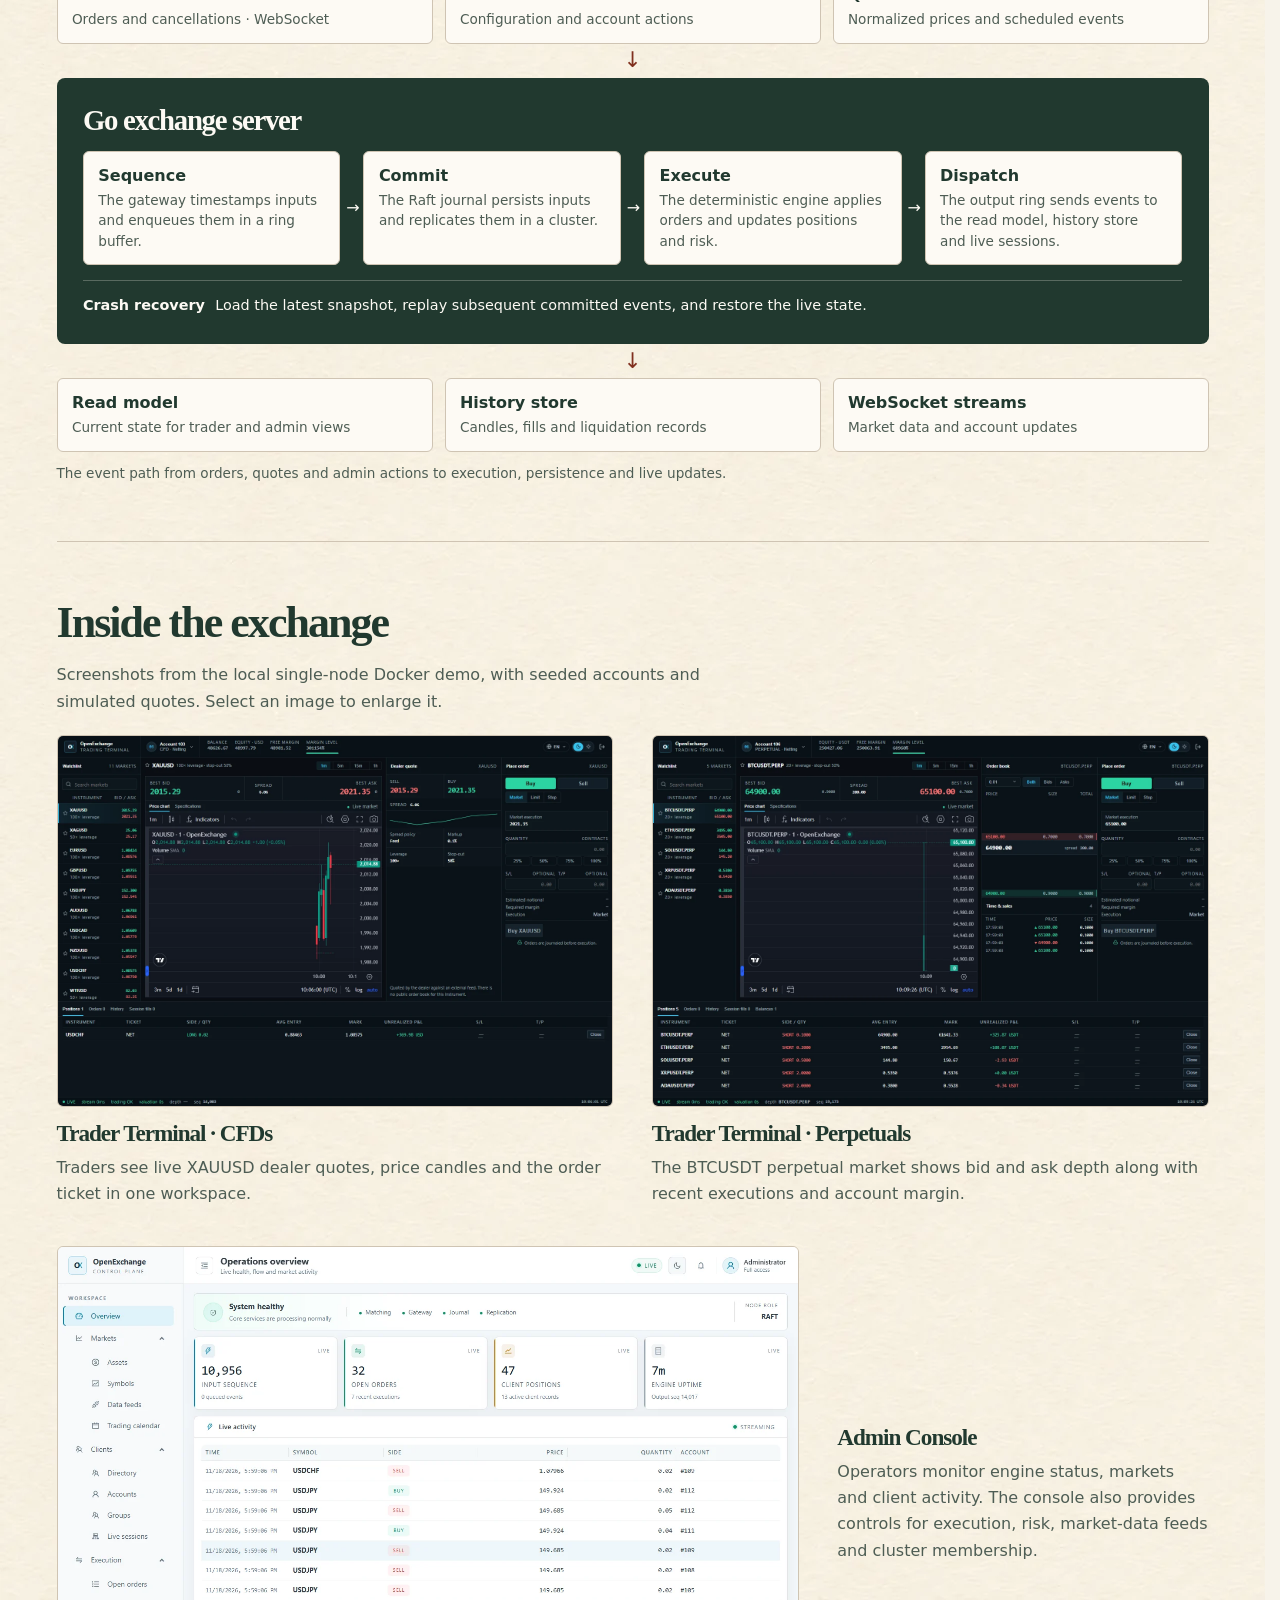
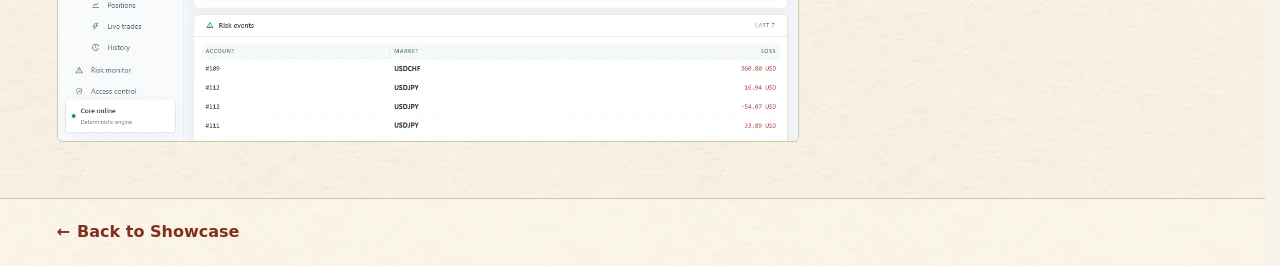
<file: openexchange.html>
<!doctype html>
<html lang="en">
<head>
  <meta charset="utf-8">
  <meta name="viewport" content="width=device-width, initial-scale=1">
  <meta name="description" content="OpenExchange case study by Hugo Yeung, with a trading engine architecture diagram and screenshots of the trader terminal and admin console.">
  <meta name="theme-color" content="#f7f3ea">
  <title>OpenExchange · Hugo Yeung</title>
  <link rel="stylesheet" href="vendor/photoswipe/photoswipe.css">
  <link rel="stylesheet" href="styles.css">
  <link rel="stylesheet" href="case-study.css">
  <script src="vendor/photoswipe/photoswipe.umd.min.js" defer></script>
  <script src="lightbox.js" defer></script>
</head>
<body class="case-page">
  <a class="skip-link" href="#main">Skip to content</a>
  <div class="site-content">
    <header class="case-masthead">
      <div class="shell">
        <a class="case-brand" href="index.html">Hugo Yeung</a>
        <a class="text-button case-back" href="index.html#showcase"><span aria-hidden="true">←</span> Showcase</a>
      </div>
    </header>

    <main class="shell" id="main">
      <header class="case-hero">
        <div>
          <h1>OpenExchange</h1>
          <p class="case-deck">A trading exchange for spot, CFDs and perpetuals.</p>
          <p class="case-intro">OpenExchange pairs a deterministic Go execution engine with a React trader terminal and admin console. Every order, quote and administrative change passes through the same ordered event path, so the exchange can rebuild its state from a snapshot and the committed journal.</p>
          <div class="case-actions">
            <a class="button" href="#architecture">Explore architecture <span aria-hidden="true">↓</span></a>
            <a class="text-button" href="#screenshots">See the interfaces <span aria-hidden="true">↓</span></a>
          </div>
        </div>
        <figure class="case-hero-image">
          <a class="image-zoom" href="images/openexchange/trader.webp" aria-label="Enlarge the Trader Terminal cover screenshot">
            <img src="images/openexchange/trader.webp" width="1440" height="960" alt="OpenExchange Trader Terminal with an interactive price chart, market watchlist and order ticket." fetchpriority="high">
          </a>
          <figcaption>Trader Terminal · Local Docker demo</figcaption>
        </figure>
      </header>

      <section class="case-section" aria-labelledby="role-title">
        <h2 id="role-title">My Role</h2>
        <p class="case-intro"><strong>Solo Developer</strong></p>
        <p class="case-intro">I designed and built the trading engine, Trader Terminal, and Admin Console. I used a Disruptor-style event pipeline for high-throughput order processing and a deterministic engine that can rebuild its state from a snapshot and journal replay. The full stack can run on a single server to keep deployment costs down.</p>
      </section>

      <section class="case-section" aria-labelledby="highlights-title">
        <h2 id="highlights-title">What OpenExchange does</h2>
        <div class="case-features">
          <article>
            <h3>Three product types</h3>
            <p>Spot and perpetual orders match by price and time. CFDs execute against dealer quotes. The core also handles settlement, margin, funding and liquidation where applicable.</p>
          </article>
          <article>
            <h3>Replayable trading state</h3>
            <p>A single-threaded engine applies committed events using fixed-point arithmetic. Loading a snapshot and replaying the remaining journal reconstructs the trading state.</p>
          </article>
          <article>
            <h3>Flexible deployment</h3>
            <p>The same server runs as a single node or as a Raft cluster. Optional non-voting access nodes serve live reads at the edge and forward writes to the leader.</p>
          </article>
        </div>
      </section>

      <section class="case-section" id="architecture" aria-labelledby="architecture-title">
        <h2 id="architecture-title">Architecture</h2>
        <p class="case-intro">The Go exchange server commits inputs before executing them. The output stream then updates both the live interfaces and the queryable history.</p>
        <figure class="case-system" aria-labelledby="architecture-caption">
          <div class="system-inputs">
            <div><strong>Trader Terminal</strong><small>Orders and cancellations · WebSocket</small></div>
            <div><strong>Admin Console</strong><small>Configuration and account actions</small></div>
            <div><strong>Quote feed and timers</strong><small>Normalized prices and scheduled events</small></div>
          </div>
          <div class="system-arrow" aria-hidden="true">↓</div>
          <div class="system-server">
            <h3>Go exchange server</h3>
            <ol class="system-flow">
              <li><strong>Sequence</strong><small>The gateway timestamps inputs and enqueues them in a ring buffer.</small></li>
              <li><strong>Commit</strong><small>The Raft journal persists inputs and replicates them in a cluster.</small></li>
              <li><strong>Execute</strong><small>The deterministic engine applies orders and updates positions and risk.</small></li>
              <li><strong>Dispatch</strong><small>The output ring sends events to the read model, history store and live sessions.</small></li>
            </ol>
            <p class="system-recovery"><strong>Crash recovery</strong> Load the latest snapshot, replay subsequent committed events, and restore the live state.</p>
          </div>
          <div class="system-arrow" aria-hidden="true">↓</div>
          <div class="system-outputs">
            <div><strong>Read model</strong><small>Current state for trader and admin views</small></div>
            <div><strong>History store</strong><small>Candles, fills and liquidation records</small></div>
            <div><strong>WebSocket streams</strong><small>Market data and account updates</small></div>
          </div>
          <figcaption id="architecture-caption">The event path from orders, quotes and admin actions to execution, persistence and live updates.</figcaption>
        </figure>
      </section>

      <section class="case-section" id="screenshots" aria-labelledby="screenshots-title">
        <h2 id="screenshots-title">Inside the exchange</h2>
        <p class="case-intro">Screenshots from the local single-node Docker demo, with seeded accounts and simulated quotes. Select an image to enlarge it.</p>
        <div class="case-screens">
          <figure>
            <a class="image-zoom" href="images/openexchange/trader.webp" aria-label="Enlarge the Trader Terminal screenshot">
              <img src="images/openexchange/trader.webp" width="1440" height="960" loading="lazy" alt="Trader Terminal showing a market watchlist, candlestick chart and order-entry controls.">
            </a>
            <figcaption>
              <h3>Trader Terminal · CFDs</h3>
              <p>Traders see live XAUUSD dealer quotes, price candles and the order ticket in one workspace.</p>
            </figcaption>
          </figure>
          <figure>
            <a class="image-zoom" href="images/openexchange/perpetuals.webp" aria-label="Enlarge the perpetual futures screenshot">
              <img src="images/openexchange/perpetuals.webp" width="1440" height="960" loading="lazy" alt="Trader Terminal showing the BTCUSDT perpetual order book, recent executions and order ticket.">
            </a>
            <figcaption>
              <h3>Trader Terminal · Perpetuals</h3>
              <p>The BTCUSDT perpetual market shows bid and ask depth along with recent executions and account margin.</p>
            </figcaption>
          </figure>
          <figure class="case-screen-admin">
            <a class="image-zoom" href="images/openexchange/admin.webp" aria-label="Enlarge the Admin Console screenshot">
              <img src="images/openexchange/admin.webp" width="1440" height="960" loading="lazy" alt="Admin Console overview with engine status, market and client metrics, and recent activity.">
            </a>
            <figcaption>
              <h3>Admin Console</h3>
              <p>Operators monitor engine status, markets and client activity. The console also provides controls for execution, risk, market-data feeds and cluster membership.</p>
            </figcaption>
          </figure>
        </div>
      </section>
    </main>

    <footer class="case-footer">
      <div class="shell">
        <a class="text-button case-back" href="index.html#showcase"><span aria-hidden="true">←</span> Back to Showcase</a>
      </div>
    </footer>
  </div>
</body>
</html>
</file>
<file: vendor/photoswipe/photoswipe.css>
/*! PhotoSwipe main CSS by Dmytro Semenov | photoswipe.com */

.pswp {
  --pswp-bg: #000;
  --pswp-placeholder-bg: #222;
  

  --pswp-root-z-index: 100000;
  
  --pswp-preloader-color: rgba(79, 79, 79, 0.4);
  --pswp-preloader-color-secondary: rgba(255, 255, 255, 0.9);
  
  /* defined via js:
  --pswp-transition-duration: 333ms; */
  
  --pswp-icon-color: #fff;
  --pswp-icon-color-secondary: #4f4f4f;
  --pswp-icon-stroke-color: #4f4f4f;
  --pswp-icon-stroke-width: 2px;

  --pswp-error-text-color: var(--pswp-icon-color);
}


/*
	Styles for basic PhotoSwipe (pswp) functionality (sliding area, open/close transitions)
*/

.pswp {
	position: fixed;
	top: 0;
	left: 0;
	width: 100%;
	height: 100%;
	z-index: var(--pswp-root-z-index);
	display: none;
	touch-action: none;
	outline: 0;
	opacity: 0.003;
	contain: layout style size;
	-webkit-tap-highlight-color: rgba(0, 0, 0, 0);
}

/* Prevents focus outline on the root element,
  (it may be focused initially) */
.pswp:focus {
  outline: 0;
}

.pswp * {
  box-sizing: border-box;
}

.pswp img {
  max-width: none;
}

.pswp--open {
	display: block;
}

.pswp,
.pswp__bg {
	transform: translateZ(0);
	will-change: opacity;
}

.pswp__bg {
  opacity: 0.005;
	background: var(--pswp-bg);
}

.pswp,
.pswp__scroll-wrap {
	overflow: hidden;
}

.pswp__scroll-wrap,
.pswp__bg,
.pswp__container,
.pswp__item,
.pswp__content,
.pswp__img,
.pswp__zoom-wrap {
	position: absolute;
	top: 0;
	left: 0;
	width: 100%;
	height: 100%;
}

.pswp__img,
.pswp__zoom-wrap {
	width: auto;
	height: auto;
}

.pswp--click-to-zoom.pswp--zoom-allowed .pswp__img {
	cursor: -webkit-zoom-in;
	cursor: -moz-zoom-in;
	cursor: zoom-in;
}

.pswp--click-to-zoom.pswp--zoomed-in .pswp__img {
	cursor: move;
	cursor: -webkit-grab;
	cursor: -moz-grab;
	cursor: grab;
}

.pswp--click-to-zoom.pswp--zoomed-in .pswp__img:active {
  cursor: -webkit-grabbing;
  cursor: -moz-grabbing;
  cursor: grabbing;
}

/* :active to override grabbing cursor */
.pswp--no-mouse-drag.pswp--zoomed-in .pswp__img,
.pswp--no-mouse-drag.pswp--zoomed-in .pswp__img:active,
.pswp__img {
	cursor: -webkit-zoom-out;
	cursor: -moz-zoom-out;
	cursor: zoom-out;
}


/* Prevent selection and tap highlights */
.pswp__container,
.pswp__img,
.pswp__button,
.pswp__counter {
	-webkit-user-select: none;
	-moz-user-select: none;
	-ms-user-select: none;
	user-select: none;
}

.pswp__item {
	/* z-index for fade transition */
	z-index: 1;
	overflow: hidden;
}

.pswp__hidden {
	display: none !important;
}

/* Allow to click through pswp__content element, but not its children */
.pswp__content {
  pointer-events: none;
}
.pswp__content > * {
  pointer-events: auto;
}


/*

  PhotoSwipe UI

*/

/*
	Error message appears when image is not loaded
	(JS option errorMsg controls markup)
*/
.pswp__error-msg-container {
  display: grid;
}
.pswp__error-msg {
	margin: auto;
	font-size: 1em;
	line-height: 1;
	color: var(--pswp-error-text-color);
}

/*
class pswp__hide-on-close is applied to elements that
should hide (for example fade out) when PhotoSwipe is closed
and show (for example fade in) when PhotoSwipe is opened
 */
.pswp .pswp__hide-on-close {
	opacity: 0.005;
	will-change: opacity;
	transition: opacity var(--pswp-transition-duration) cubic-bezier(0.4, 0, 0.22, 1);
	z-index: 10; /* always overlap slide content */
	pointer-events: none; /* hidden elements should not be clickable */
}

/* class pswp--ui-visible is added when opening or closing transition starts */
.pswp--ui-visible .pswp__hide-on-close {
	opacity: 1;
	pointer-events: auto;
}

/* <button> styles, including css reset */
.pswp__button {
	position: relative;
	display: block;
	width: 50px;
	height: 60px;
	padding: 0;
	margin: 0;
	overflow: hidden;
	cursor: pointer;
	background: none;
	border: 0;
	box-shadow: none;
	opacity: 0.85;
	-webkit-appearance: none;
	-webkit-touch-callout: none;
}

.pswp__button:hover,
.pswp__button:active,
.pswp__button:focus {
  transition: none;
  padding: 0;
  background: none;
  border: 0;
  box-shadow: none;
  opacity: 1;
}

.pswp__button:disabled {
  opacity: 0.3;
  cursor: auto;
}

.pswp__icn {
  fill: var(--pswp-icon-color);
  color: var(--pswp-icon-color-secondary);
}

.pswp__icn {
  position: absolute;
  top: 14px;
  left: 9px;
  width: 32px;
  height: 32px;
  overflow: hidden;
  pointer-events: none;
}

.pswp__icn-shadow {
  stroke: var(--pswp-icon-stroke-color);
  stroke-width: var(--pswp-icon-stroke-width);
  fill: none;
}

.pswp__icn:focus {
	outline: 0;
}

/*
	div element that matches size of large image,
	large image loads on top of it,
	used when msrc is not provided
*/
div.pswp__img--placeholder,
.pswp__img--with-bg {
	background: var(--pswp-placeholder-bg);
}

.pswp__top-bar {
	position: absolute;
	left: 0;
	top: 0;
	width: 100%;
	height: 60px;
	display: flex;
  flex-direction: row;
  justify-content: flex-end;
	z-index: 10;

	/* allow events to pass through top bar itself */
	pointer-events: none !important;
}
.pswp__top-bar > * {
  pointer-events: auto;
  /* this makes transition significantly more smooth,
     even though inner elements are not animated */
  will-change: opacity;
}


/*

  Close button

*/
.pswp__button--close {
  margin-right: 6px;
}


/*

  Arrow buttons

*/
.pswp__button--arrow {
  position: absolute;
  top: 0;
  width: 75px;
  height: 100px;
  top: 50%;
  margin-top: -50px;
}

.pswp__button--arrow:disabled {
  display: none;
  cursor: default;
}

.pswp__button--arrow .pswp__icn {
  top: 50%;
  margin-top: -30px;
  width: 60px;
  height: 60px;
  background: none;
  border-radius: 0;
}

.pswp--one-slide .pswp__button--arrow {
  display: none;
}

/* hide arrows on touch screens */
.pswp--touch .pswp__button--arrow {
  visibility: hidden;
}

/* show arrows only after mouse was used */
.pswp--has_mouse .pswp__button--arrow {
  visibility: visible;
}

.pswp__button--arrow--prev {
  right: auto;
  left: 0px;
}

.pswp__button--arrow--next {
  right: 0px;
}
.pswp__button--arrow--next .pswp__icn {
  left: auto;
  right: 14px;
  /* flip horizontally */
  transform: scale(-1, 1);
}

/*

  Zoom button

*/
.pswp__button--zoom {
  display: none;
}

.pswp--zoom-allowed .pswp__button--zoom {
  display: block;
}

/* "+" => "-" */
.pswp--zoomed-in .pswp__zoom-icn-bar-v {
  display: none;
}


/*

  Loading indicator

*/
.pswp__preloader {
  position: relative;
  overflow: hidden;
  width: 50px;
  height: 60px;
  margin-right: auto;
}

.pswp__preloader .pswp__icn {
  opacity: 0;
  transition: opacity 0.2s linear;
  animation: pswp-clockwise 600ms linear infinite;
}

.pswp__preloader--active .pswp__icn {
  opacity: 0.85;
}

@keyframes pswp-clockwise {
  0% { transform: rotate(0deg); }
  100% { transform: rotate(360deg); }
}


/*

  "1 of 10" counter

*/
.pswp__counter {
  height: 30px;
  margin-top: 15px;
  margin-inline-start: 20px;
  font-size: 14px;
  line-height: 30px;
  color: var(--pswp-icon-color);
  text-shadow: 1px 1px 3px var(--pswp-icon-color-secondary);
  opacity: 0.85;
}

.pswp--one-slide .pswp__counter {
  display: none;
}
</file>
<file: styles.css>
:root {
  color-scheme: light;
  --ivory: #fdfaf4;
  --surface: #f7f3ea;
  --hero: #fffcf54d;
  --rail: #eee6d9;
  --tint: #ecdbcc;
  --ink: #21392f;
  --muted: #4e5d54;
  --accent: #a03d28;
  --accent-dark: #80301f;
  --line: #cfc4b3;
  --serif: "Iowan Old Style", "Palatino Linotype", "Book Antiqua", Georgia, serif;
  font-family: "Segoe UI", system-ui, sans-serif;
  color: var(--ink);
  background: var(--surface);
  scroll-behavior: smooth;
  scrollbar-gutter: stable;
}

*, *::before, *::after { box-sizing: border-box; }
body { margin: 0; line-height: 1.65; }
h1, h2, h3, p, figure { margin: 0; }
h1, h2, h3 { font-family: var(--serif); font-weight: 600; line-height: 1.15; letter-spacing: -.045em; }
h2 { font-size: clamp(1.9rem, 3.6vw, 2.75rem); }
h3 { font-size: clamp(1.14rem, 2vw, 1.45rem); }
a { color: inherit; text-decoration: none; }
button { font: inherit; }
img { display: block; max-width: 100%; }
[hidden] { display: none !important; }
:focus-visible { outline: 2px solid var(--accent); outline-offset: 4px; }
::selection { background: #eacabc; color: var(--ink); }
section[id], main[id] { scroll-margin-top: 1.4rem; }

.image-zoom { display: block; border-radius: 6px; cursor: zoom-in; }
.project-image .image-zoom { height: 100%; }
.project-image .image-zoom:focus-visible { position: relative; outline-offset: -4px; }

:root:has(.pswp--open) { background-color: #111c18; }
body:has(.pswp--open) { overflow: hidden; }
.pswp { --pswp-bg: #111c18; }
.pswp button:focus-visible { outline-color: white; outline-offset: -4px; }

.site-layout {
  display: grid;
  grid-template-columns: clamp(12.5rem, 20vw, 16.25rem) minmax(0, 1fr);
}
.site-content {
  min-width: 0;
  overflow: clip;
  background: var(--surface) url("images/quiet-paper.webp") repeat;
  background-size: 640px auto;
}
.shell { width: calc(100% - clamp(2.2rem, 7vw, 6.4rem)); max-width: 72rem; margin-inline: auto; }
.skip-link {
  position: fixed;
  inset: 1rem auto auto 1rem;
  z-index: 4;
  padding: .65rem .9rem;
  transform: translateY(-180%);
  background: var(--ivory);
  color: var(--accent-dark);
}
.skip-link:focus { transform: none; }

.site-header { min-width: 0; border-right: 1px solid var(--line); background: var(--rail); }
.sidebar-inner {
  position: sticky;
  top: .7rem;
  max-height: calc(100dvh - .7rem);
  overflow-y: auto;
  padding: clamp(1.35rem, 3vw, 2.4rem) clamp(.75rem, 1.65vw, 1.45rem);
}
.sidebar-identity { display: grid; justify-items: center; gap: .85rem; font: 650 clamp(1.2rem, 1.65vw, 1.5rem)/1.25 var(--serif); letter-spacing: -.035em; text-align: center; }
.portrait {
  width: min(100%, 10rem);
  height: auto;
  padding: .25rem;
  border: 1px solid var(--line);
  border-radius: 4px;
  background: var(--ivory);
}
.sidebar-welcome { max-width: 24ch; margin: .7rem auto 0; color: var(--muted); font-size: .87rem; line-height: 1.5; text-align: center; }
.site-nav { display: grid; gap: .25rem; margin-top: 1.4rem; padding-top: 1.05rem; border-top: 1px solid var(--line); }
.site-nav a {
  display: flex;
  align-items: center;
  gap: .63rem;
  min-height: 44px;
  padding: .45rem .65rem;
  border-radius: 7px;
  color: var(--ink);
  font-size: .93rem;
  font-weight: 580;
  white-space: nowrap;
  transition: background-color .2s ease, color .2s ease;
}
.site-nav a:hover { background: #fdfaf498; color: var(--accent-dark); }
.site-nav [aria-current], .site-nav [aria-current]:hover { background: var(--tint); color: var(--accent-dark); font-weight: 700; }
.site-nav svg { flex: 0 0 auto; width: 17px; height: 17px; fill: none; stroke: currentColor; stroke-width: 1.65; stroke-linecap: round; stroke-linejoin: round; }

.hero { border-bottom: 1px solid var(--line); background: var(--hero); }
.hero-inner { padding-block: clamp(2rem, 4vw, 3.55rem); }
.hero h1 { font-size: clamp(2.5rem, 4.45vw, 4.15rem); line-height: 1.03; }
.role { margin-top: .5rem; color: var(--ink); font-size: clamp(1.03rem, 1.85vw, 1.22rem); letter-spacing: .045em; }
.hero-intro { max-width: 80ch; margin-top: .8rem; color: var(--muted); font-size: clamp(.97rem, 1.23vw, 1.085rem); text-wrap: pretty; }
.hero-intro p + p { margin-top: .7rem; }
.hero-actions { display: flex; align-items: center; flex-wrap: wrap; gap: .35rem 1.1rem; margin-top: 1rem; }
.button {
  display: inline-flex;
  justify-content: center;
  align-items: center;
  gap: .55rem;
  min-height: 44px;
  padding: .58rem 1rem;
  border-radius: 5px;
  background: var(--accent);
  color: #fff;
  font-weight: 660;
  line-height: 1.35;
  transition: background-color .2s ease;
}
.button span, .text-button span { transition: transform .22s ease; }
.button:hover { background: var(--accent-dark); }
.button:hover span, .text-button:hover span { transform: translateX(3px); }
.button-secondary { background: var(--ivory); color: var(--accent-dark); box-shadow: inset 0 0 0 1px var(--line); }
.button-secondary:hover { background: var(--tint); }
.button-secondary:hover span { transform: translateY(2px); }
.hero-actions .text-button { margin-top: 0; }

.skills-grid { display: grid; grid-template-columns: repeat(3, minmax(0, 1fr)); gap: .82rem; }
.skill-group {
  min-width: 0;
  padding: .9rem .9rem .85rem;
  border: 1px solid var(--line);
  border-radius: 6px;
  background: #fdfaf49c;
  transition: border-color .2s ease, box-shadow .2s ease;
}
.skill-group h3 { margin-bottom: .73rem; color: var(--ink); font-family: inherit; font-size: 1rem; font-weight: 650; line-height: 1.25; letter-spacing: -.02em; }
.skill-list { display: flex; flex-wrap: wrap; gap: .5rem; margin: 0; padding: 0; list-style: none; }
.skill-list li {
  display: grid;
  justify-items: center;
  align-content: start;
  gap: .35rem;
  width: clamp(4.45rem, 5.4vw, 4.65rem);
  min-height: 67px;
  padding: .45rem .13rem .35rem;
  border: 1px solid #e5dacb;
  border-radius: 5px;
  background: var(--ivory);
  color: var(--ink);
  text-align: center;
  font-size: .72rem;
  font-weight: 640;
  line-height: 1.15;
  overflow-wrap: anywhere;
}
.skill-list img { width: 28px; height: 28px; object-fit: contain; transition: transform .22s ease; }

.showcase, .experience, .skills, .background, .contact { padding-block: clamp(2rem, 4.5vw, 4rem); }
.showcase, .skills, .background, .contact { border-top: 1px solid var(--line); }
.section-heading { margin-bottom: 1rem; }
.gallery { display: flex; flex-direction: column; gap: 1.05rem; }
.project-tabs {
  order: 2;
  display: grid;
  grid-template-columns: repeat(3, minmax(0, 1fr));
  gap: clamp(.7rem, 2.25vw, 2rem);
}
.project {
  display: grid;
  grid-template-columns: minmax(0, 1.55fr) minmax(0, 1fr);
  gap: clamp(1.1rem, 2.6vw, 2.5rem);
  align-items: start;
}
.project:not([hidden]) + .project:not([hidden]) { margin-top: 2rem; }
.project-image { aspect-ratio: 1.5; overflow: hidden; border: 1px solid var(--line); border-radius: 6px; background: var(--ink); }
.project-image img { width: 100%; height: 100%; object-fit: cover; object-position: center; }
.project-copy { padding-top: clamp(.1rem, 1.35vw, 1.15rem); }
.project-copy h3 { font-size: clamp(1.45rem, 2.4vw, 2rem); }
.project-copy > p { margin-top: .75rem; color: var(--muted); max-width: 46ch; }
.project-highlights { margin: .8rem 0 0; padding-left: 1.15rem; color: var(--ink); font-size: .9rem; }
.project-highlights li::marker { color: var(--accent); }
.project-links { display: flex; flex-wrap: wrap; column-gap: .95rem; }
.text-button {
  display: inline-flex;
  align-items: center;
  gap: .45rem;
  min-height: 44px;
  margin-top: .38rem;
  padding: 0 .12rem 0 0;
  border: 0;
  background: transparent;
  color: var(--accent-dark);
  text-align: left;
  font-weight: 650;
  cursor: pointer;
}
.text-button:hover span { transform: translateX(4px); }
.project-tab {
  display: grid;
  grid-template-columns: minmax(0, 32%) minmax(0, 1fr);
  align-items: stretch;
  gap: clamp(.42rem, 1.15vw, 1.1rem);
  min-width: 0;
  padding: 0;
  border: 0;
  background: transparent;
  color: var(--ink);
  text-align: left;
  font-size: clamp(.88rem, 1.34vw, 1.12rem);
  font-weight: 650;
  line-height: 1.25;
  cursor: pointer;
}
.tab-image { width: 100%; align-self: center; aspect-ratio: 2.05; overflow: hidden; border-radius: 4px; background: #e5ddcb; }
.tab-image img { width: 100%; height: 100%; object-fit: cover; transition: transform .35s ease; }
.tab-label { position: relative; display: grid; align-items: center; min-width: 0; min-height: 44px; padding: .3rem 0 .5rem; overflow-wrap: anywhere; }
.tab-label::after {
  position: absolute;
  right: 0;
  bottom: 0;
  left: 0;
  height: 2px;
  background: var(--ink);
  opacity: .65;
  transform: scaleX(0);
  transform-origin: left;
  transition: transform .24s ease, opacity .24s ease;
  content: "";
}
.project-tab:hover .tab-label::after, .project-tab[aria-selected="true"] .tab-label::after { transform: scaleX(1); }
.project-tab[aria-selected="true"] .tab-label::after { opacity: 1; }
.project-tab:hover img { transform: scale(1.065); }
.project-tab[aria-controls="project-openexchange"] .tab-image { background: var(--ink); }

.section-layout { display: grid; grid-template-columns: minmax(9.5rem, .78fr) minmax(0, 1.9fr); gap: clamp(1.6rem, 3.5vw, 3.25rem); }
.section-intro { max-width: 32ch; margin-top: .6rem; color: var(--muted); }
.timeline {
  --timeline-indent: 1.2rem;
  --marker-size: .66rem;
  --marker-top: 1.43rem;
  margin: 0;
  padding-inline-start: var(--timeline-indent);
  list-style: none;
}
.timeline > li {
  position: relative;
  display: grid;
  grid-template-columns: 8.65rem minmax(0, 1fr);
  gap: .35rem .75rem;
  padding-block: 1.05rem;
}
.timeline > .timeline-group { row-gap: .8rem; }
.timeline-children {
  --timeline-indent: .9rem;
  --marker-size: .48rem;
  grid-column: 1 / -1;
  margin-inline-start: clamp(.65rem, 2.1vw, 1.75rem);
}
.timeline > li:not(:last-child) { border-bottom: 1px solid var(--line); }
.timeline > li::before {
  position: absolute;
  z-index: 1;
  top: var(--marker-top);
  inset-inline-start: calc(-1 * var(--timeline-indent));
  width: var(--marker-size);
  height: var(--marker-size);
  border: 1px solid var(--accent);
  border-radius: 50%;
  background: var(--ivory);
  content: "";
}
.timeline > li:not(:last-child)::after {
  position: absolute;
  top: var(--marker-top);
  inset-inline-start: calc(var(--marker-size) / 2 - var(--timeline-indent));
  width: 1px;
  height: calc(100% + 1px);
  background: var(--line);
  content: "";
}
.section-layout > .timeline > li:first-child::before { background: var(--accent); }
.timeline h3, .timeline h4 {
  margin: 0;
  font: 600 clamp(1.12rem, 1.8vw, 1.4rem)/1.17 var(--serif);
  letter-spacing: -.03em;
}
.date { padding-top: .13rem; color: var(--accent-dark); font-size: .81rem; font-weight: 680; }
.timeline-role { margin-top: .21rem; font-size: .91rem; font-weight: 650; }
.timeline-role + p { margin-top: .42rem; color: var(--muted); }
summary { width: fit-content; color: var(--accent-dark); font-weight: 650; cursor: pointer; }
summary:hover { text-decoration: underline; text-underline-offset: 3px; }
.role-history {
  margin: .65rem 0 0;
  padding-inline-start: .65rem;
  border-inline-start: 1px solid var(--line);
  color: var(--muted);
  font-size: .84rem;
}
.role-history div { display: flex; flex-wrap: wrap; gap: 0 .65rem; }
.role-history div + div { margin-top: .25rem; }
.role-history dt { font-weight: 600; }
.role-history dd { margin: 0; }

.background h2 { margin-bottom: 1rem; }
.background-grid { display: grid; grid-template-columns: 1.55fr 1fr; gap: 1rem; }
.background-grid > div { padding: 1rem 1.12rem; border: 1px solid var(--line); border-radius: 6px; background: #fdfaf49c; }
.background-grid ul { margin: .55rem 0 0; padding: 0; list-style: none; color: var(--muted); }
.background-grid li + li { margin-top: .6rem; }
.background-grid strong { color: var(--ink); font-weight: 650; }
.education-list li { display: grid; grid-template-columns: 3rem minmax(0, 1fr); align-items: start; gap: .68rem; }
.education-icon {
  width: 3rem;
  height: 3rem;
  padding: .35rem;
  border: 1px solid var(--line);
  border-radius: 5px;
  background: var(--ivory);
  object-fit: contain;
}
.background-grid .language-list { padding-inline-start: 1.1rem; list-style: disc; }
.language-list li::marker { color: var(--accent-dark); }
.contact { text-align: center; }
.contact .button { max-width: 100%; margin-top: 1rem; overflow-wrap: anywhere; }
.contact .button svg { flex: 0 0 auto; }
.site-footer { border-top: 1px solid var(--line); background: var(--hero); }
.footer-inner { display: flex; justify-content: space-between; flex-wrap: wrap; gap: .65rem 1rem; padding-block: 1rem; color: var(--muted); font-size: .87rem; }
.footer-inner a:hover { color: var(--accent-dark); }

@media (hover: hover) {
  .skill-group:hover { border-color: #b6a28d; box-shadow: 0 4px 14px #44362214; }
  .skill-list li:hover img { transform: translateY(-2px) scale(1.09); }
}
@media (prefers-reduced-motion: no-preference) {
  .portrait { animation: enter .47s ease-out both; }
  @keyframes enter { from { opacity: .45; transform: translateY(8px); } to { opacity: 1; transform: none; } }
}
@media (max-width: 1180px) {
  .shell { width: calc(100% - 3rem); }
  .skills-grid { grid-template-columns: repeat(2, minmax(0, 1fr)); }
}
@media (max-width: 880px) {
  .site-layout { display: block; }
  .site-header { position: sticky; top: 0; z-index: 2; border-right: 0; border-bottom: 1px solid var(--line); }
  .sidebar-inner { position: static; width: calc(100% - 3rem); max-height: none; margin-inline: auto; padding: .58rem 0; overflow: visible; }
  .sidebar-identity { display: inline-flex; align-items: center; gap: .5rem; font-size: .95rem; }
  .portrait { order: -1; width: 36px; padding: 2px; aspect-ratio: 1; object-fit: cover; object-position: center 25%; }
  .sidebar-welcome { max-width: none; margin: .3rem 0 0; font-size: .78rem; line-height: 1.4; text-align: left; }
  .site-nav { display: flex; flex-wrap: wrap; gap: .23rem .45rem; margin-top: .4rem; padding-top: 0; border-top: 0; }
  .site-nav a { padding: .3rem .54rem; min-height: 36px; font-size: .84rem; }
  .site-nav svg { width: 15px; height: 15px; }
  section[id], main[id] { scroll-margin-top: 8.5rem; }
}
@media (max-width: 720px) {
  .skills-grid { grid-template-columns: repeat(2, minmax(0, 1fr)); }
  .section-layout { grid-template-columns: 1fr; gap: 1.15rem; }
  .project { grid-template-columns: minmax(0, 1fr); gap: .65rem; }
  .project-copy { padding-top: 0; }
  .project-copy > p { margin-top: .45rem; }
  .project-tab { grid-template-columns: minmax(0, 1fr); grid-template-rows: auto 1fr; gap: .25rem; }
  .tab-label { align-items: start; min-height: 0; padding: .2rem 0 .55rem; }
}
@media (max-width: 560px) {
  .shell, .sidebar-inner { width: calc(100% - 2rem); }
  .site-nav { justify-content: space-between; flex-wrap: nowrap; gap: .1rem; }
  .site-nav a { padding: .27rem .35rem; font-size: .79rem; }
  .site-nav svg { display: none; }
  .hero-inner { padding-block: 1.3rem 1.65rem; }
  .hero h1 { font-size: clamp(2.25rem, 9.5vw, 3rem); }
  .role { margin-top: .36rem; }
  .hero-intro { margin-top: .55rem; }
  .hero-actions { column-gap: .65rem; font-size: .92rem; }
  .skills-grid { gap: .62rem; }
  .skill-group { padding: .65rem .57rem; }
  .skill-group h3 { font-size: .93rem; }
  .skill-list { gap: .32rem; }
  .skill-list li { width: min(100%, 4.1rem); padding-inline: .15rem; font-size: .7rem; }
  .project-tabs { gap: .62rem; }
  .project-tab { font-size: .8rem; }
  .timeline { --marker-top: 1.28rem; }
  .timeline > li { grid-template-columns: 1fr; padding-block: .9rem; }
  .background-grid { grid-template-columns: 1fr; }
}
@media (max-width: 370px) {
  .site-nav a { padding-inline: .18rem; }
  .skills-grid { grid-template-columns: 1fr; }
}
@media (prefers-reduced-motion: reduce) {
  :root { scroll-behavior: auto; }
  *, *::before, *::after { animation: none !important; transition: none !important; }
  .button:hover span, .text-button:hover span, .project-tab:hover img, .skill-list li:hover img { transform: none; }
}
</file>
<file: case-study.css>
.case-page .site-content { min-height: 100vh; }
.case-page section[id], .case-page main[id] { scroll-margin-top: 1.3rem; }
.case-masthead { background: var(--hero); border-bottom: 1px solid var(--line); }
.case-masthead .shell { display: flex; align-items: center; justify-content: space-between; gap: 1rem; padding-block: .8rem; }
.case-brand { font: 650 clamp(1.2rem, 2.5vw, 1.5rem) var(--serif); }
.case-brand:hover { color: var(--accent-dark); }
.case-back { margin-top: 0; }
.case-back:hover span { transform: translateX(-4px); }

.case-hero {
  display: grid;
  grid-template-columns: minmax(0, 1fr) minmax(0, 1.15fr);
  align-items: center;
  gap: clamp(1.4rem, 4vw, 4rem);
  padding-block: clamp(2rem, 6vw, 5rem);
}
.case-hero h1 { font-size: clamp(2.6rem, 5.6vw, 5rem); }
.case-deck { margin-top: .5rem; font-size: clamp(1.1rem, 2vw, 1.35rem); }
.case-intro { max-width: 68ch; margin-top: .85rem; color: var(--muted); }
.case-actions { display: flex; flex-wrap: wrap; align-items: center; gap: .55rem 1.15rem; margin-top: 1.3rem; }
.case-actions .text-button { margin-top: 0; }
.case-actions a:hover span { transform: translateY(3px); }
.case-hero-image img, .case-screens img, .case-query-demo img { width: 100%; height: auto; border: 1px solid var(--line); border-radius: 6px; }
.case-hero-image figcaption, .case-system figcaption { margin-top: .65rem; color: var(--muted); font-size: .85rem; }

.case-section { padding-block: clamp(1.9rem, 4.4vw, 3.8rem); border-top: 1px solid var(--line); }
.case-features, .case-screens { display: grid; gap: 1rem; margin-top: 1.25rem; }
.case-features { grid-template-columns: repeat(3, minmax(0, 1fr)); }
.case-features article { padding: clamp(.95rem, 2.1vw, 1.5rem); border: 1px solid var(--line); border-radius: 6px; background: var(--hero); }
.case-features p, .case-screens p { margin-top: .5rem; color: var(--muted); }

.case-system { margin-top: 1.35rem; }
.system-inputs, .system-outputs, .system-flow { display: grid; grid-template-columns: repeat(3, minmax(0, 1fr)); gap: .75rem; }
.system-inputs > div, .system-outputs > div, .system-flow > li {
  padding: .8rem .9rem;
  border: 1px solid var(--line);
  border-radius: 6px;
  background: var(--ivory);
  color: var(--ink);
}
.system-inputs strong, .system-outputs strong, .system-flow strong { display: block; line-height: 1.35; }
.case-system small { display: block; margin-top: .24rem; color: var(--muted); font-size: .85rem; line-height: 1.5; }
.system-branches { margin-top: .85rem; }
.system-sources { grid-template-columns: repeat(2, minmax(0, 1fr)); max-width: 48rem; margin-inline: auto; }
.system-api { grid-template-columns: minmax(0, 1fr); max-width: 23.5rem; margin-inline: auto; text-align: center; }
.system-arrow { padding-block: .22rem; color: var(--accent-dark); font-size: 1.35rem; text-align: center; line-height: 1.25; }
.system-server { padding: clamp(.95rem, 2.3vw, 1.65rem); border-radius: 8px; background: var(--ink); color: var(--ivory); }
.system-server h3 { font-size: clamp(1.35rem, 2.7vw, 1.8rem); }
.system-flow {
  grid-template-columns: repeat(4, minmax(0, 1fr));
  gap: 1.45rem;
  padding: 0;
  margin: .85rem 0 0;
  list-style: none;
}
.system-flow li { position: relative; }
.system-flow li + li::before {
  position: absolute;
  top: 50%;
  left: -1.45rem;
  width: 1.45rem;
  color: var(--ivory);
  text-align: center;
  transform: translateY(-50%);
  content: "→" / "";
}
.system-recovery { margin-top: .95rem; padding-top: .8rem; border-top: 1px solid #fdfaf440; font-size: .9rem; }
.system-recovery strong { margin-right: .35rem; }

.case-screens { grid-template-columns: repeat(2, minmax(0, 1fr)); gap: clamp(1.2rem, 3vw, 2.5rem); }
.case-page .image-zoom:hover img { border-color: var(--accent); }
.case-screens figcaption { padding-top: .85rem; }
.case-query-demo { display: grid; grid-template-columns: minmax(0, 2fr) minmax(0, 1fr); align-items: center; gap: 1rem clamp(1.15rem, 3vw, 2.5rem); margin-top: 1.25rem; }
.case-query-demo p { margin-top: .5rem; color: var(--muted); }
.case-screen-admin {
  grid-column: 1 / -1;
  display: grid;
  grid-template-columns: minmax(0, 2fr) minmax(0, 1fr);
  align-items: center;
  gap: clamp(1.2rem, 3vw, 2.5rem);
}
.case-screen-admin figcaption { padding-top: 0; }
.case-footer { padding-block: .7rem; border-top: 1px solid var(--line); background: var(--hero); }

@media (max-width: 820px) {
  .case-hero { grid-template-columns: minmax(0, 1fr); }
  .case-hero-image { width: min(100%, 39rem); }
}
@media (max-width: 660px) {
  .case-features, .case-screens, .case-screen-admin, .case-query-demo { grid-template-columns: minmax(0, 1fr); }
  .case-screen-admin { gap: .85rem; }
  .system-flow { grid-template-columns: minmax(0, 1fr); }
  .system-flow li + li::before {
    top: -1.45rem;
    left: 50%;
    transform: translateX(-50%);
    content: "↓" / "";
  }
}
@media (max-width: 520px) {
  .system-inputs, .system-outputs { grid-template-columns: minmax(0, 1fr); gap: .45rem; }
}
@media (prefers-reduced-motion: reduce) {
  .case-back:hover span, .case-actions a:hover span { transform: none; }
}
</file>
